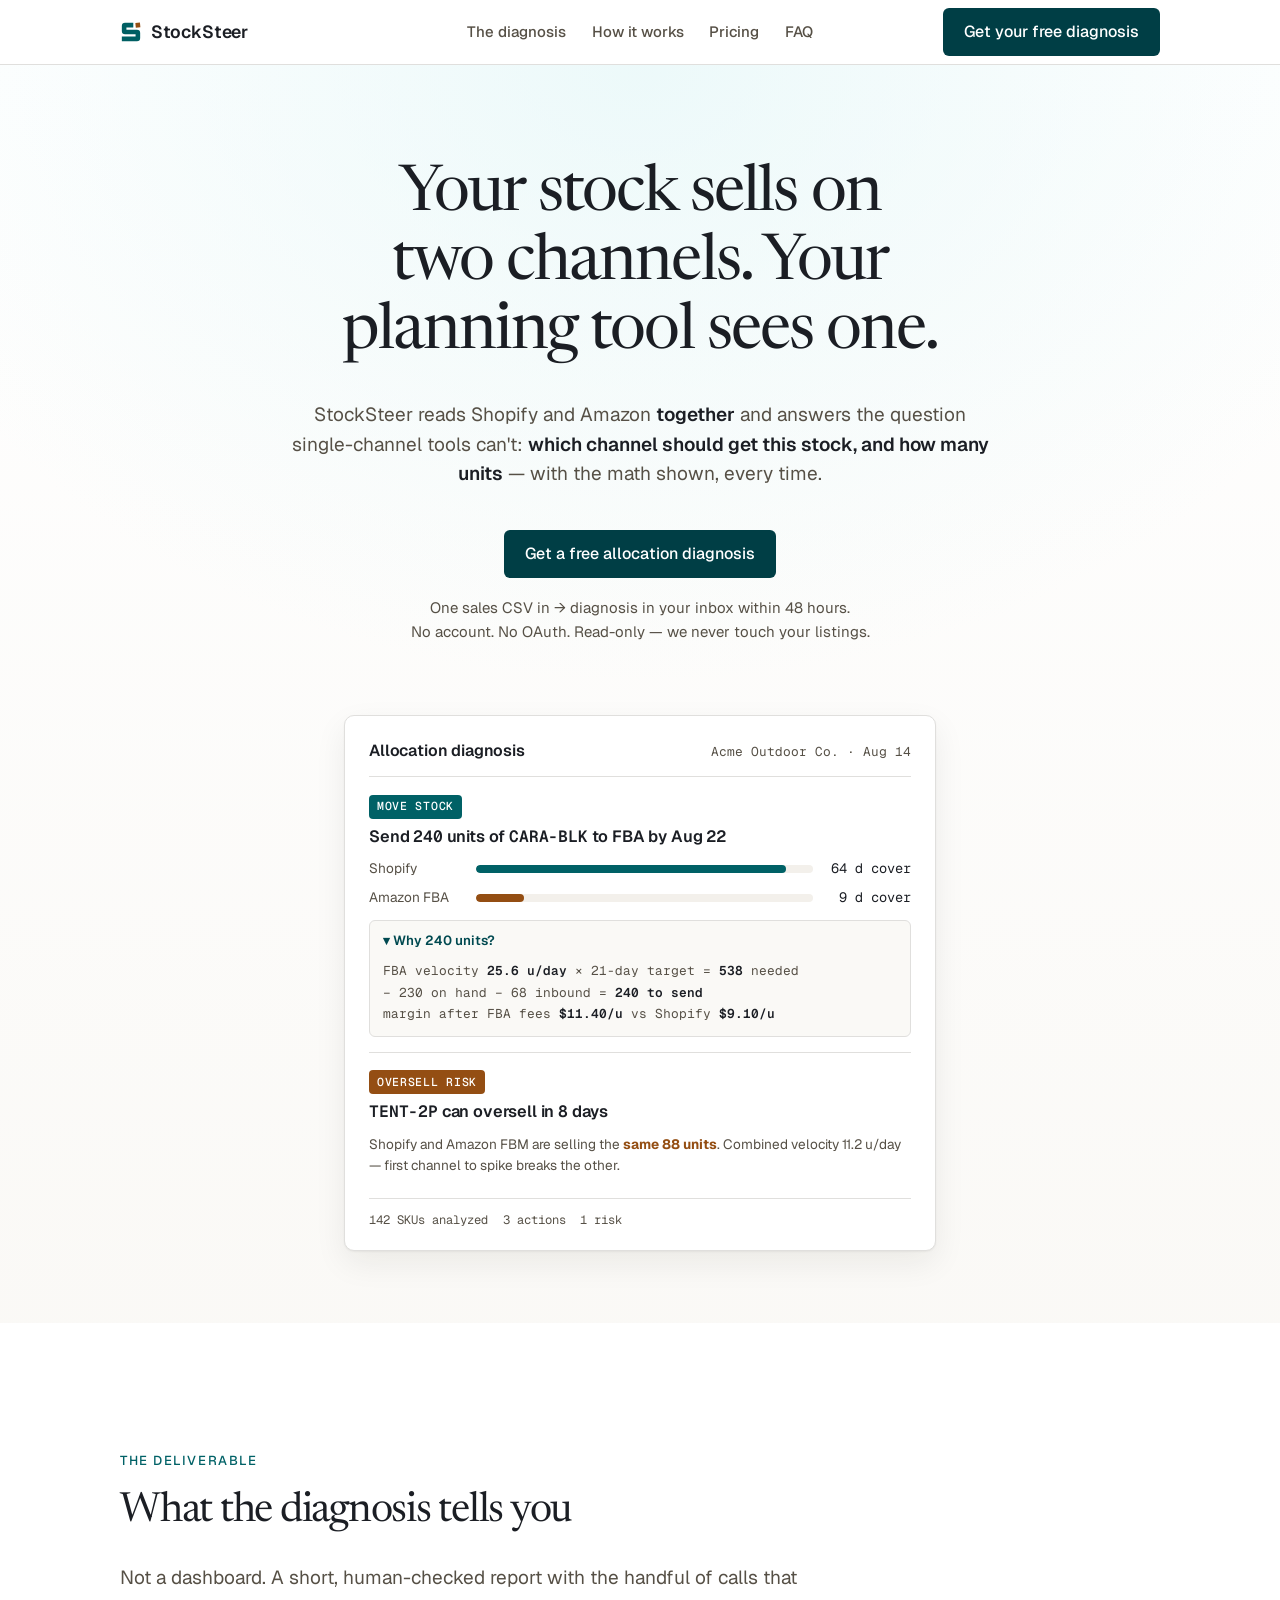
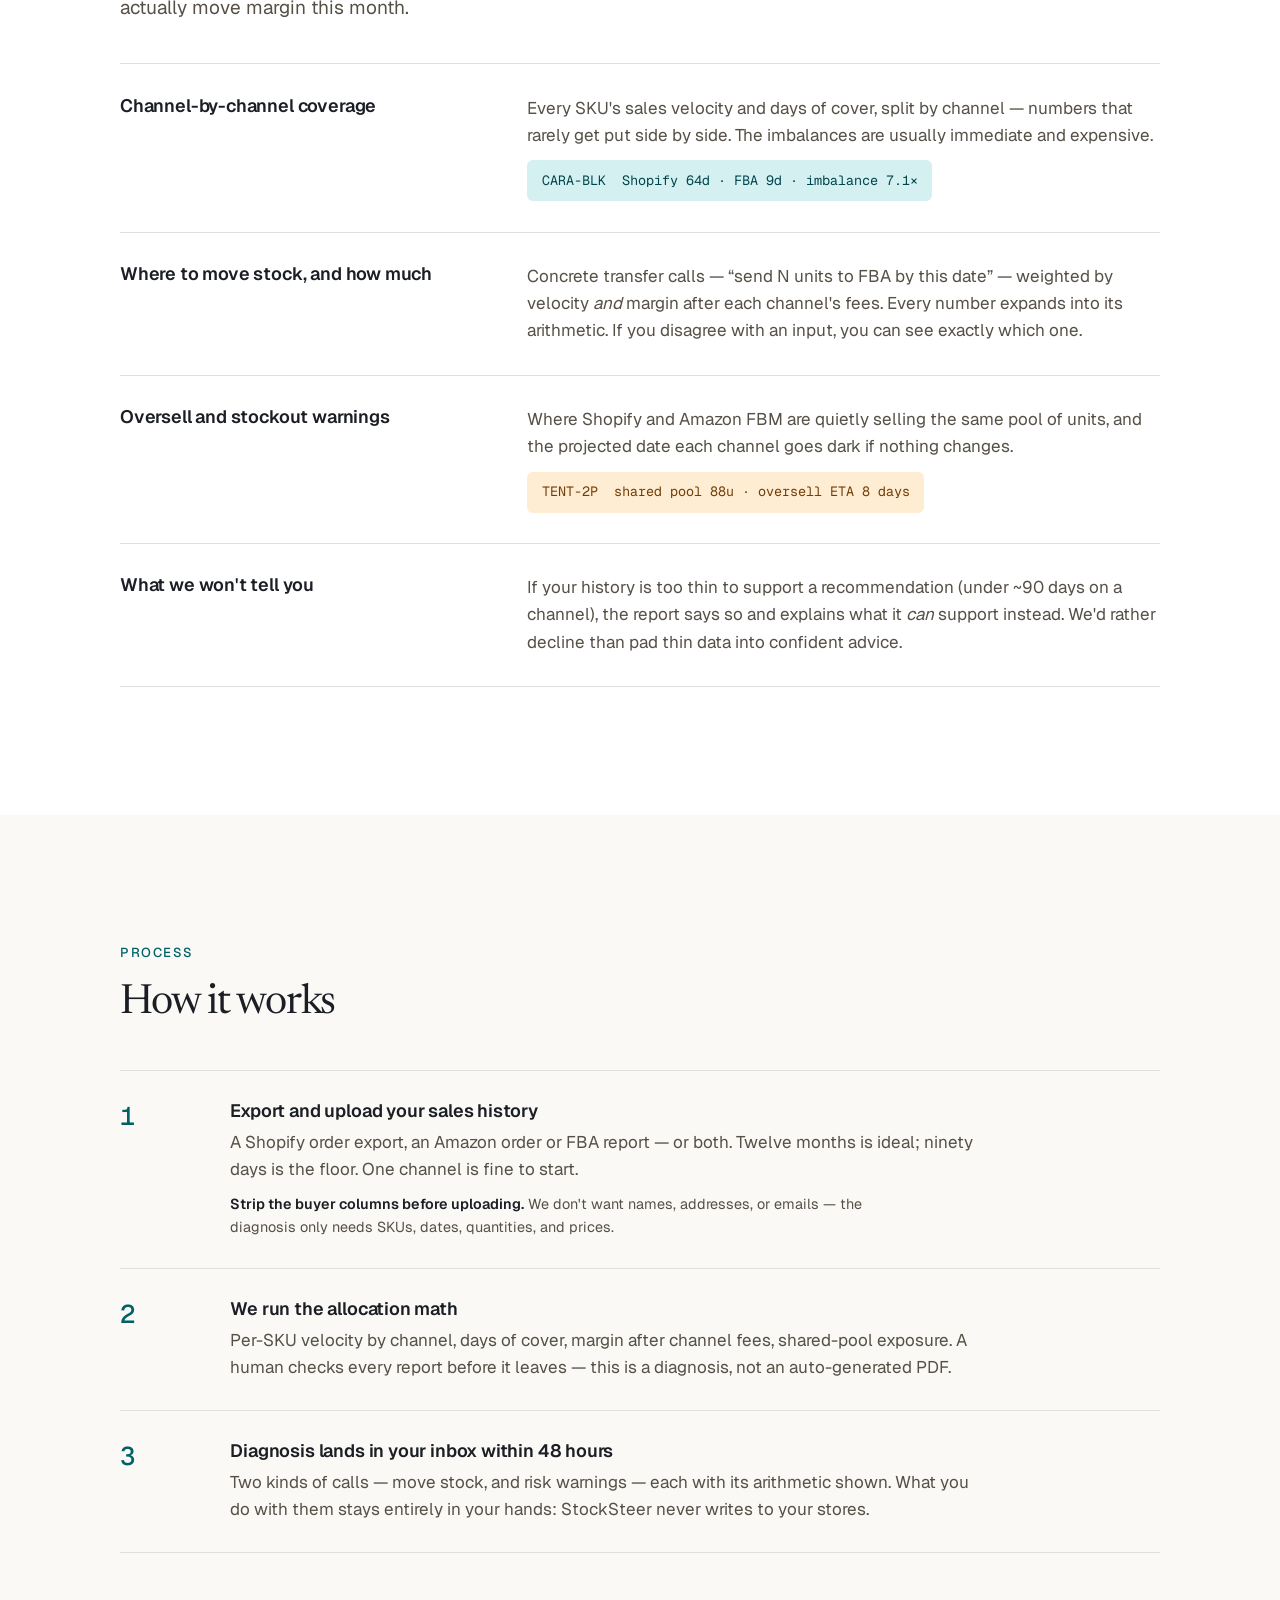
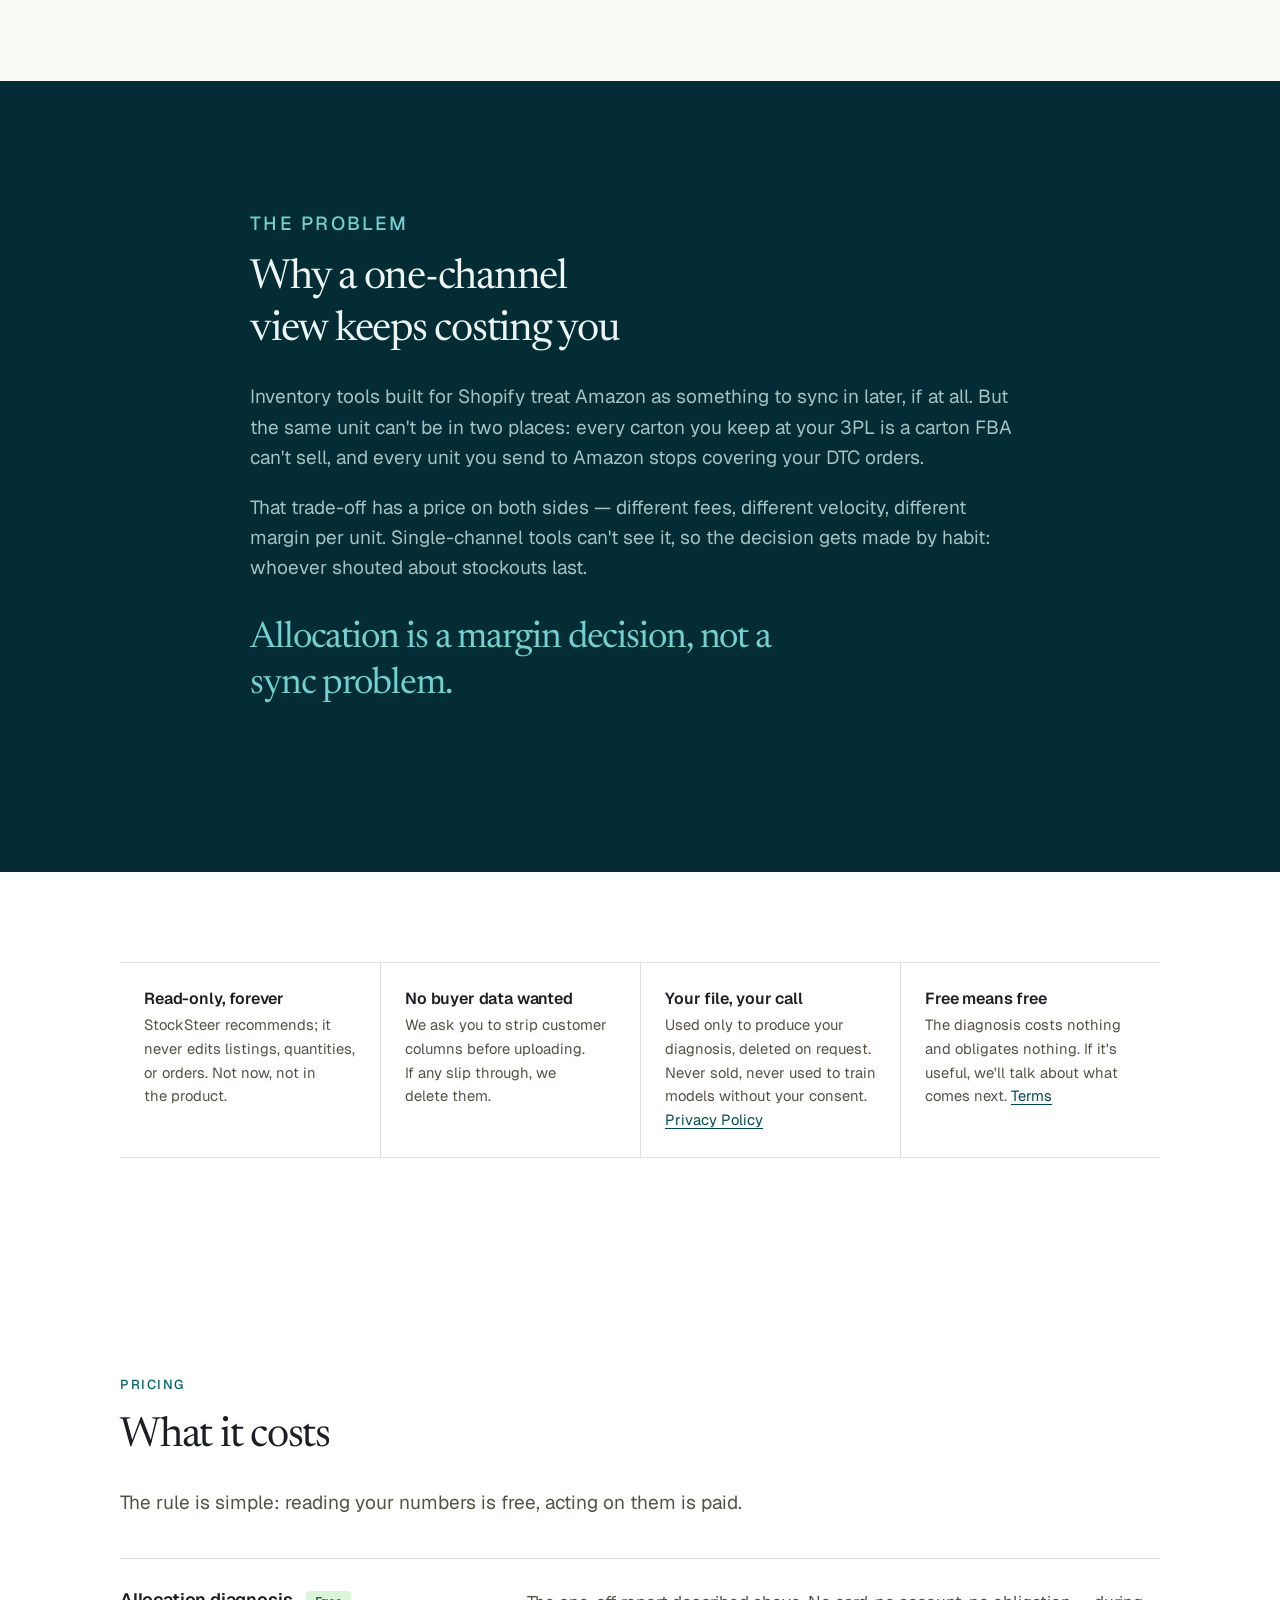
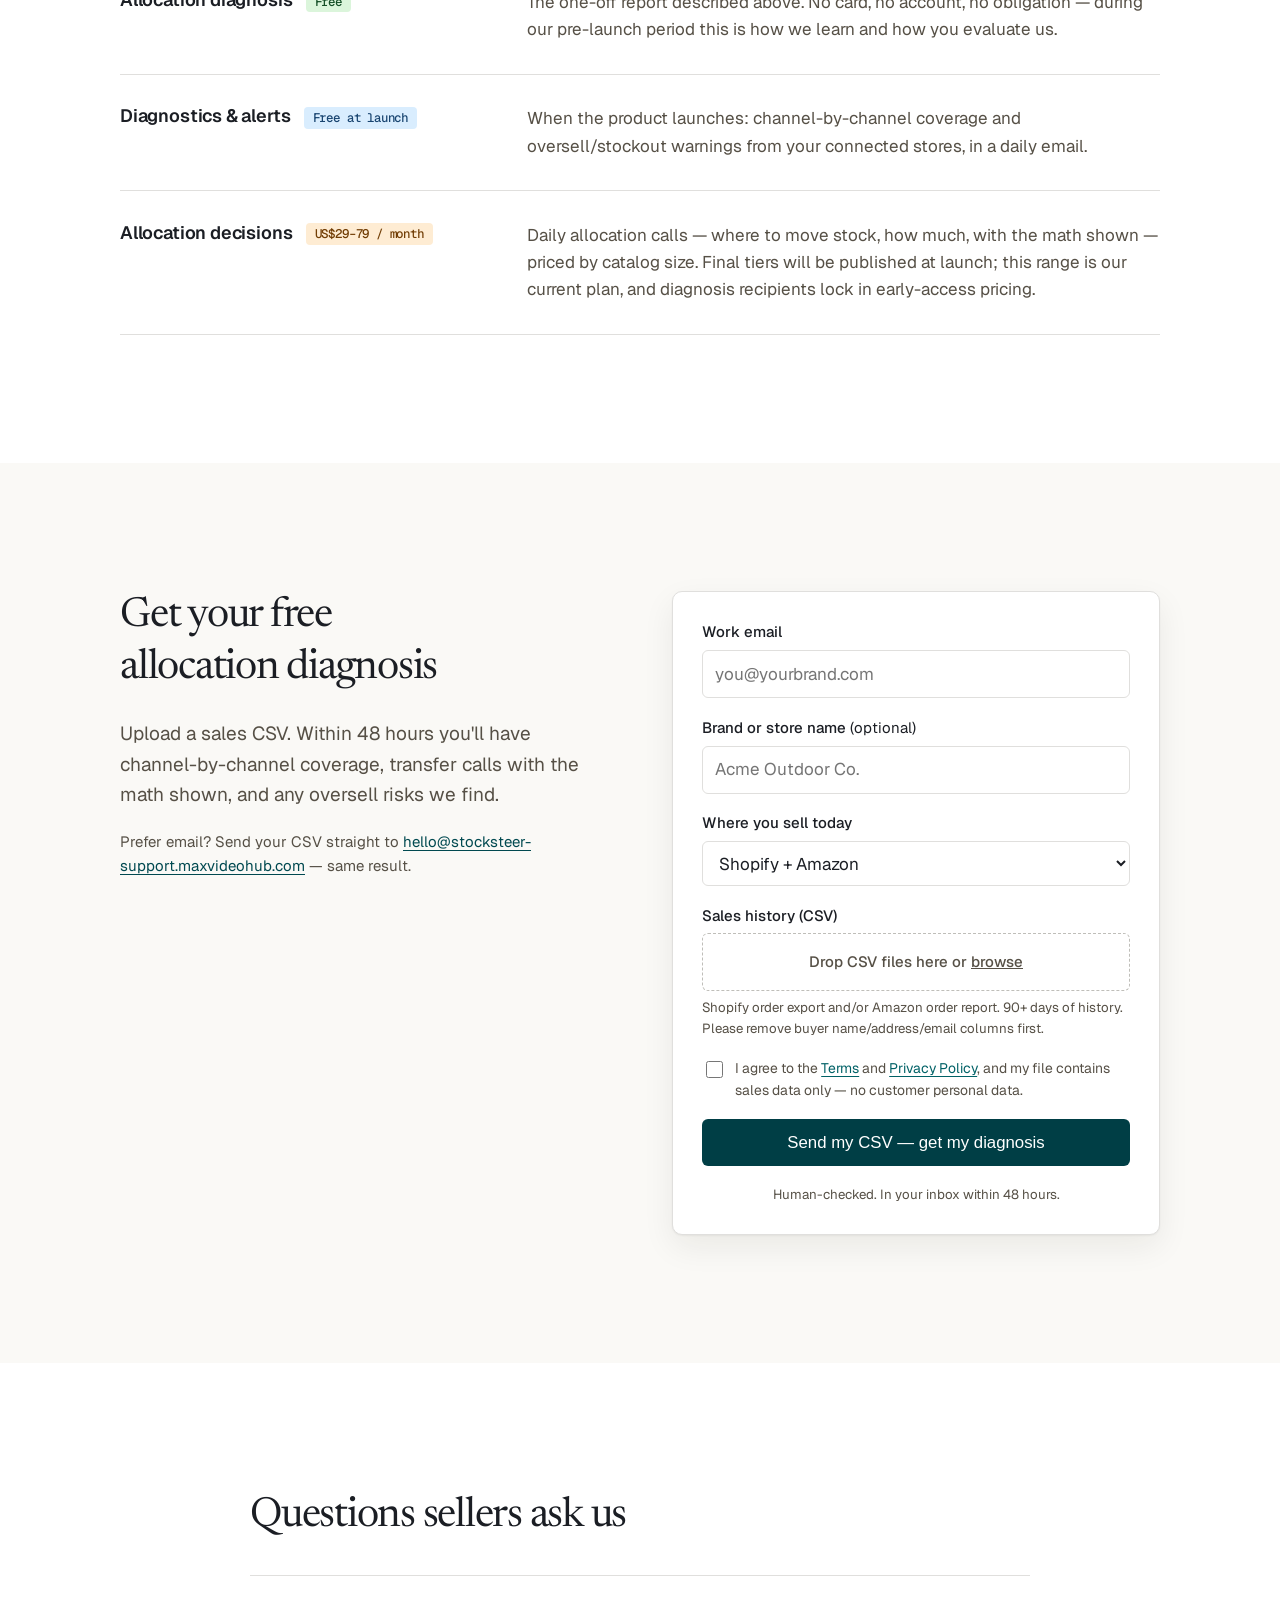
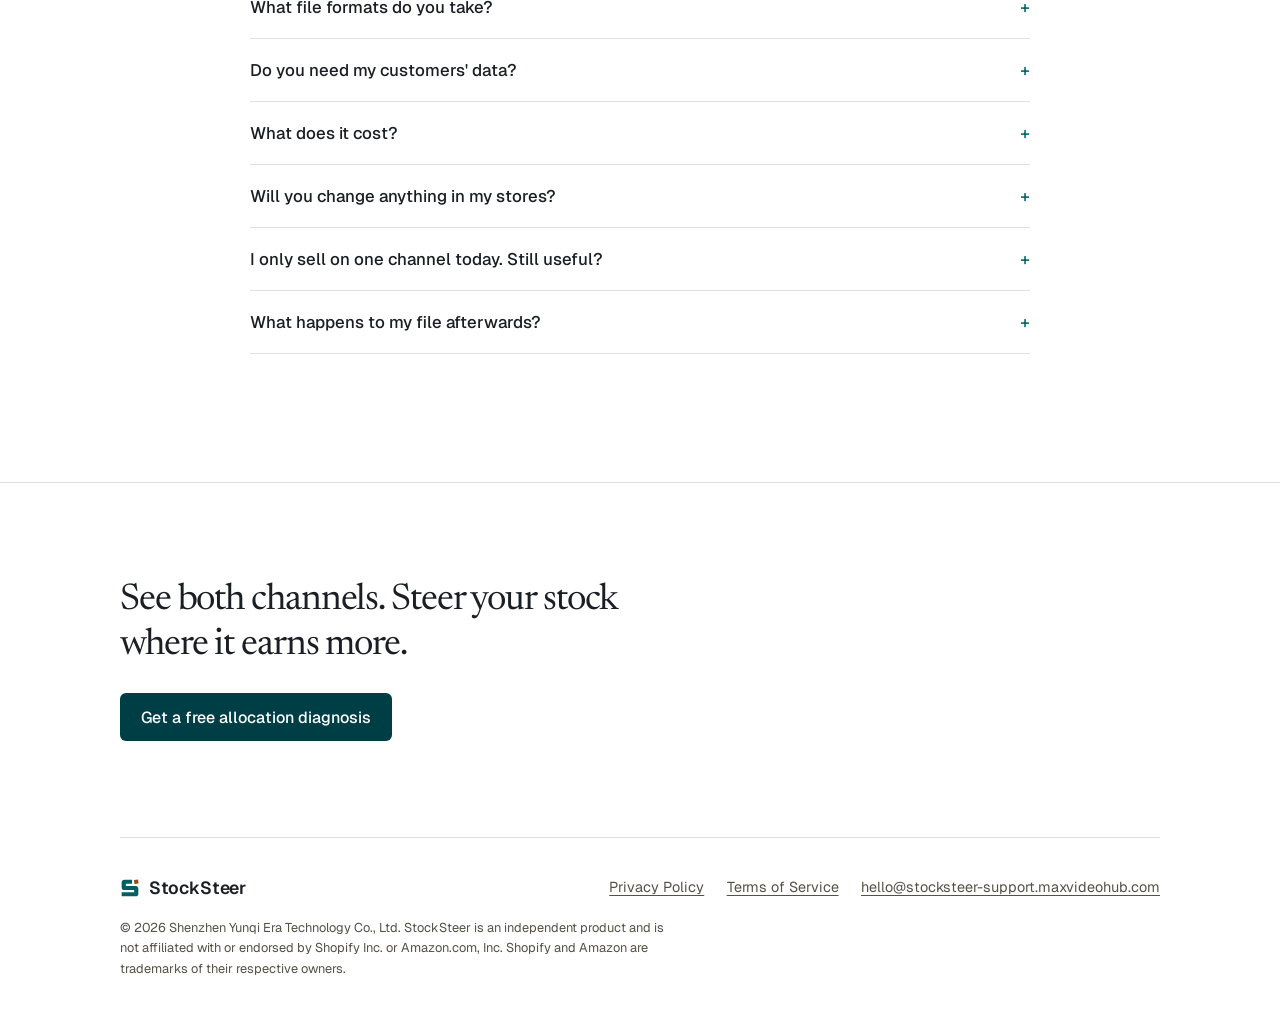
<file: index.html>
<!DOCTYPE html>
<html lang="en">
<head>
<meta charset="UTF-8">
<meta name="viewport" content="width=device-width, initial-scale=1.0">
<title>StockSteer — See both channels. Steer your stock where it earns more.</title>
<meta name="description" content="StockSteer reads your Shopify and Amazon numbers together and tells you which channel should get how many units — with the math shown. Upload one sales CSV, get a free allocation diagnosis.">
<link rel="canonical" href="https://stocksteer.maxvideohub.com/">
<meta property="og:type" content="website">
<meta property="og:site_name" content="StockSteer">
<meta property="og:url" content="https://stocksteer.maxvideohub.com/">
<meta property="og:title" content="StockSteer — See both channels. Steer your stock where it earns more.">
<meta property="og:description" content="Reads your Shopify and Amazon numbers together and tells you which channel should get how many units — with the math shown. One sales CSV in, a free allocation diagnosis back within 48 hours.">
<meta property="og:image" content="https://stocksteer.maxvideohub.com/og-image.png">
<meta property="og:image:width" content="1200">
<meta property="og:image:height" content="630">
<meta property="og:image:alt" content="A StockSteer allocation diagnosis: send 240 units of CARA-BLK to FBA by Aug 22 — Shopify at 64 days of cover, Amazon FBA at 9.">
<meta name="twitter:card" content="summary_large_image">
<link rel="icon" href="data:image/svg+xml,%3Csvg width=%2264%22 height=%2264%22 viewBox=%220 0 64 64%22 fill=%22none%22 xmlns=%22http://www.w3.org/2000/svg%22%3E%3Crect width=%2264%22 height=%2264%22 rx=%2214%22 fill=%22%230C333C%22/%3E%3Cg transform=%22translate%288 8%29%22%3E%3Cpath d=%22M11 4L29 4L29 14L14 14L14 19L37 19A7 7 0 0 1 44 26L44 37A7 7 0 0 1 37 44L4 44L4 34L34 34L34 29L11 29A7 7 0 0 1 4 22L4 11A7 7 0 0 1 11 4Z%22 fill=%22%23F3F8F9%22/%3E%3Crect x=%2234%22 y=%224%22 width=%2210%22 height=%2210%22 fill=%22%23D08440%22 transform=%22rotate%28-6 39 9%29%22/%3E%3C/g%3E%3C/svg%3E">
<link rel="preconnect" href="https://fonts.googleapis.com">
<link rel="preconnect" href="https://fonts.gstatic.com" crossorigin>
<link href="https://fonts.googleapis.com/css2?family=Newsreader:opsz,wght@6..72,400;6..72,500&family=Geist:wght@400;500;600&family=Geist+Mono:wght@400;500;600&display=swap" rel="stylesheet">
<link rel="stylesheet" href="styles.css">
</head>
<body>

<header class="nav nav-home">
  <div class="wrap">
    <a class="wordmark" href="/">
      <svg width="22" height="22" viewBox="0 0 48 48" fill="none" aria-hidden="true"><path d="M11 4L29 4L29 14L14 14L14 19L37 19A7 7 0 0 1 44 26L44 37A7 7 0 0 1 37 44L4 44L4 34L34 34L34 29L11 29A7 7 0 0 1 4 22L4 11A7 7 0 0 1 11 4Z" fill="oklch(0.44 0.075 200)"/><rect x="34" y="4" width="10" height="10" fill="oklch(0.50 0.115 55)" transform="rotate(-6 39 9)"/></svg>
      StockSteer
    </a>
    <nav class="nav-links" aria-label="Main">
      <a href="#diagnosis">The diagnosis</a>
      <a href="#how">How it works</a>
      <a href="#pricing">Pricing</a>
      <a href="#faq">FAQ</a>
    </nav>
    <a class="btn nav-cta" href="#get-diagnosis"><span class="cta-long">Get your free diagnosis</span><span class="cta-short">Free diagnosis</span></a>
  </div>
</header>

<main>

  <!-- Hero -->
  <section class="hero" aria-labelledby="hero-title">
    <div class="wrap">
      <div>
        <h1 id="hero-title">Your stock sells on two channels. Your planning tool sees one.</h1>
        <p class="lede">StockSteer reads Shopify and Amazon <strong>together</strong> and answers the question single-channel tools can't: <strong>which channel should get this stock, and how many units</strong> — with the math shown, every time.</p>
        <div class="hero-cta">
          <a class="btn" href="#get-diagnosis">Get a free allocation diagnosis</a>
        </div>
        <p class="hero-trust">One sales CSV in → diagnosis in your inbox within 48 hours.<br>No account. No OAuth. Read-only — we never touch your listings.</p>
      </div>

      <!-- Diagnosis specimen: the actual deliverable, shown -->
      <div class="specimen" id="specimen" aria-label="Sample allocation diagnosis">
        <div class="specimen-head">
          <span class="title">Allocation diagnosis</span>
          <span class="meta mono">Acme Outdoor Co. · Aug 14</span>
        </div>

        <article class="action-card">
          <span class="card-label">MOVE STOCK</span>
          <h3>Send <span class="mono">240</span> units of <span class="sku">CARA-BLK</span> to FBA by Aug 22</h3>
          <div class="cover-row">
            <span class="chan">Shopify</span>
            <span class="bar"><i style="width:92%"></i></span>
            <span class="days">64 d cover</span>
          </div>
          <div class="cover-row">
            <span class="chan">Amazon FBA</span>
            <span class="bar"><i class="low" style="width:14%"></i></span>
            <span class="days">9 d cover</span>
          </div>
          <details class="why" open>
            <summary>Why 240 units?</summary>
            <div class="math">
              FBA velocity <b>25.6 u/day</b> × 21-day target = <b>538</b> needed<br>
              − 230 on hand − 68 inbound = <b>240 to send</b><br>
              margin after FBA fees <b>$11.40/u</b> vs Shopify <b>$9.10/u</b>
            </div>
          </details>
        </article>

        <article class="action-card">
          <span class="card-label risk">OVERSELL RISK</span>
          <h3><span class="sku">TENT-2P</span> can oversell in <span class="mono">8</span> days</h3>
          <p class="risk-note">Shopify and Amazon FBM are selling the <b>same 88 units</b>. Combined velocity 11.2 u/day — first channel to spike breaks the other.</p>
        </article>

        <div class="specimen-foot">
          <span>142 SKUs analyzed</span>
          <span>3 actions</span>
          <span>1 risk</span>
        </div>
      </div>
    </div>
  </section>

  <!-- What's in the diagnosis -->
  <section id="diagnosis" aria-labelledby="diagnosis-title">
    <div class="wrap">
      <p class="eyebrow reveal">The deliverable</p>
      <h2 class="section-title reveal" id="diagnosis-title">What the diagnosis tells you</h2>
      <p class="section-intro reveal">Not a dashboard. A short, human-checked report with the handful of calls that actually move margin this month.</p>

      <div class="contents-list">
        <div class="content-row reveal">
          <h3>Channel-by-channel coverage</h3>
          <div>
            <p>Every SKU's sales velocity and days of cover, split by channel — numbers that rarely get put side by side. The imbalances are usually immediate and expensive.</p>
            <span class="example">CARA-BLK&nbsp;&nbsp;Shopify 64d&nbsp;·&nbsp;FBA 9d&nbsp;·&nbsp;imbalance 7.1×</span>
          </div>
        </div>
        <div class="content-row reveal">
          <h3>Where to move stock, and how much</h3>
          <div>
            <p>Concrete transfer calls — “send N units to FBA by this date” — weighted by velocity <em>and</em> margin after each channel's fees. Every number expands into its arithmetic. If you disagree with an input, you can see exactly which one.</p>
          </div>
        </div>
        <div class="content-row reveal">
          <h3>Oversell and stockout warnings</h3>
          <div>
            <p>Where Shopify and Amazon FBM are quietly selling the same pool of units, and the projected date each channel goes dark if nothing changes.</p>
            <span class="example example-risk">TENT-2P&nbsp;&nbsp;shared pool 88u&nbsp;·&nbsp;oversell ETA 8 days</span>
          </div>
        </div>
        <div class="content-row reveal">
          <h3>What we won't tell you</h3>
          <div>
            <p>If your history is too thin to support a recommendation (under ~90 days on a channel), the report says so and explains what it <em>can</em> support instead. We'd rather decline than pad thin data into confident advice.</p>
          </div>
        </div>
      </div>
    </div>
  </section>

  <!-- How it works -->
  <section id="how" class="band-cream" aria-labelledby="how-title">
    <div class="wrap">
      <p class="eyebrow reveal">Process</p>
      <h2 class="section-title reveal" id="how-title">How it works</h2>

      <div class="steps">
        <div class="step reveal">
          <span class="step-num" aria-hidden="true">1</span>
          <div>
            <h3>Export and upload your sales history</h3>
            <p>A Shopify order export, an Amazon order or FBA report — or both. Twelve months is ideal; ninety days is the floor. One channel is fine to start.</p>
            <p class="fine"><b>Strip the buyer columns before uploading.</b> We don't want names, addresses, or emails — the diagnosis only needs SKUs, dates, quantities, and prices.</p>
          </div>
        </div>
        <div class="step reveal">
          <span class="step-num" aria-hidden="true">2</span>
          <div>
            <h3>We run the allocation math</h3>
            <p>Per-SKU velocity by channel, days of cover, margin after channel fees, shared-pool exposure. A human checks every report before it leaves — this is a diagnosis, not an auto-generated PDF.</p>
          </div>
        </div>
        <div class="step reveal">
          <span class="step-num" aria-hidden="true">3</span>
          <div>
            <h3>Diagnosis lands in your inbox within 48 hours</h3>
            <p>Two kinds of calls — move stock, and risk warnings — each with its arithmetic shown. What you do with them stays entirely in your hands: StockSteer never writes to your stores.</p>
          </div>
        </div>
      </div>
    </div>
  </section>

  <!-- The argument -->
  <section class="argument" aria-labelledby="argument-title">
    <div class="wrap">
      <p class="eyebrow reveal">The problem</p>
      <h2 class="section-title reveal" id="argument-title">Why a one-channel view keeps costing you</h2>
      <p class="reveal">Inventory tools built for Shopify treat Amazon as something to sync in later, if at all. But the same unit can't be in two places: every carton you keep at your 3PL is a carton FBA can't sell, and every unit you send to Amazon stops covering your DTC orders.</p>
      <p class="reveal">That trade-off has a price on both sides — different fees, different velocity, different margin per unit. Single-channel tools can't see it, so the decision gets made by habit: whoever shouted about stockouts last.</p>
      <p class="kicker-line reveal">Allocation is a margin decision, not a sync problem.</p>
    </div>
  </section>

  <!-- Promises -->
  <section class="promises" aria-label="Data promises">
    <div class="wrap">
      <div class="promise-strip reveal">
        <div class="promise">
          <h3>Read-only, forever</h3>
          <p>StockSteer recommends; it never edits listings, quantities, or orders. Not now, not in the product.</p>
        </div>
        <div class="promise">
          <h3>No buyer data wanted</h3>
          <p>We ask you to strip customer columns before uploading. If any slip through, we delete them.</p>
        </div>
        <div class="promise">
          <h3>Your file, your call</h3>
          <p>Used only to produce your diagnosis, deleted on request. Never sold, never used to train models without your consent. <a href="privacy.html">Privacy Policy</a></p>
        </div>
        <div class="promise">
          <h3>Free means free</h3>
          <p>The diagnosis costs nothing and obligates nothing. If it's useful, we'll talk about what comes next. <a href="terms.html">Terms</a></p>
        </div>
      </div>
    </div>
  </section>

  <!-- Pricing -->
  <section id="pricing" aria-labelledby="pricing-title">
    <div class="wrap">
      <p class="eyebrow reveal">Pricing</p>
      <h2 class="section-title reveal" id="pricing-title">What it costs</h2>
      <p class="section-intro reveal">The rule is simple: reading your numbers is free, acting on them is paid.</p>

      <div class="contents-list">
        <div class="content-row reveal">
          <h3>Allocation diagnosis <span class="price-tag price-free">Free</span></h3>
          <div>
            <p>The one-off report described above. No card, no account, no obligation — during our pre-launch period this is how we learn and how you evaluate us.</p>
          </div>
        </div>
        <div class="content-row reveal">
          <h3>Diagnostics &amp; alerts <span class="price-tag price-launch">Free at launch</span></h3>
          <div>
            <p>When the product launches: channel-by-channel coverage and oversell/stockout warnings from your connected stores, in a daily email.</p>
          </div>
        </div>
        <div class="content-row reveal">
          <h3>Allocation decisions <span class="price-tag price-paid">US$29–79 / month</span></h3>
          <div>
            <p>Daily allocation calls — where to move stock, how much, with the math shown — priced by catalog size. Final tiers will be published at launch; this range is our current plan, and diagnosis recipients lock in early-access pricing.</p>
          </div>
        </div>
      </div>
    </div>
  </section>

  <!-- CTA + form -->
  <section class="cta" id="get-diagnosis" aria-labelledby="cta-title">
    <div class="wrap">
      <div>
        <h2 id="cta-title">Get your free allocation diagnosis</h2>
        <p class="section-intro">Upload a sales CSV. Within 48 hours you'll have channel-by-channel coverage, transfer calls with the math shown, and any oversell risks we find.</p>
        <p class="alt-channel">Prefer email? Send your CSV straight to <a href="mailto:hello@stocksteer-support.maxvideohub.com?subject=Allocation%20diagnosis%20request">hello@stocksteer-support.maxvideohub.com</a> — same result.</p>
      </div>

      <form class="form" id="diagnosis-form" novalidate>
        <div class="field">
          <label for="email">Work email</label>
          <input type="email" id="email" name="email" required autocomplete="email" placeholder="you@yourbrand.com">
        </div>
        <div class="field">
          <label for="store">Brand or store name <span style="font-weight:400">(optional)</span></label>
          <input type="text" id="store" name="store" autocomplete="organization" placeholder="Acme Outdoor Co.">
        </div>
        <div class="field">
          <label for="channels">Where you sell today</label>
          <select id="channels" name="channels" required>
            <option value="both">Shopify + Amazon</option>
            <option value="shopify">Shopify only</option>
            <option value="amazon">Amazon only</option>
          </select>
        </div>
        <div class="field">
          <label for="csv">Sales history (CSV)</label>
          <label class="file-drop" id="file-drop" for="csv">
            <input type="file" id="csv" name="csv" accept=".csv,.tsv,.txt,.xlsx" multiple>
            <span class="drop-text">Drop CSV files here or <u>browse</u></span>
            <span class="picked" hidden></span>
          </label>
          <span class="hint">Shopify order export and/or Amazon order report. 90+ days of history. Please remove buyer name/address/email columns first.</span>
        </div>
        <label class="consent">
          <input type="checkbox" id="consent" name="consent" required>
          <span>I agree to the <a href="terms.html">Terms</a> and <a href="privacy.html">Privacy Policy</a>, and my file contains sales data only — no customer personal data.</span>
        </label>
        <button class="btn" type="submit"><span class="cta-long">Send my CSV — get my diagnosis</span><span class="cta-short">Send my CSV</span></button>
        <p class="form-status" id="form-status" role="status"></p>
        <p class="form-note">Human-checked. In your inbox within 48 hours.</p>
      </form>
    </div>
  </section>

  <!-- FAQ -->
  <section class="faq" id="faq" aria-labelledby="faq-title">
    <div class="wrap">
      <h2 class="section-title" id="faq-title">Questions sellers ask us</h2>

      <details class="faq-item">
        <summary>What file formats do you take?</summary>
        <div class="answer"><p>Shopify's order export CSV and Amazon's order/FBA reports (CSV or tab-delimited) work as-is. Anything with SKU, date, quantity, and price per row is usable — from any system. If you're unsure, send what you have and we'll tell you if it's enough.</p></div>
      </details>
      <details class="faq-item">
        <summary>Do you need my customers' data?</summary>
        <div class="answer"><p>No, and we'd rather not have it. Please remove buyer names, addresses, and emails before uploading. The diagnosis runs entirely on SKUs, dates, quantities, and prices. If personal data slips through anyway, we delete it.</p></div>
      </details>
      <details class="faq-item">
        <summary>What does it cost?</summary>
        <div class="answer"><p>The diagnosis is free, with no obligation. The ongoing product — daily email reports with allocation calls and risk warnings, fed live from your Shopify and Amazon accounts — launches with a free diagnostics tier and a paid decisions tier, currently planned at US$29–79/month by catalog size. Diagnosis recipients get first access and early-access pricing.</p></div>
      </details>
      <details class="faq-item">
        <summary>Will you change anything in my stores?</summary>
        <div class="answer"><p>Never. StockSteer is advisory and read-only by design — for the diagnosis we don't even connect to your stores, we just read the file you send. The launched product connects with read-only permissions and keeps the same rule: it recommends, you decide.</p></div>
      </details>
      <details class="faq-item">
        <summary>I only sell on one channel today. Still useful?</summary>
        <div class="answer"><p>Yes, with reduced scope: you'll get velocity, coverage, and stockout ETAs for that channel. If you're planning to add Amazon (or DTC), the diagnosis will also show what your current numbers suggest about splitting stock when you do.</p></div>
      </details>
      <details class="faq-item">
        <summary>What happens to my file afterwards?</summary>
        <div class="answer"><p>It's used to produce your diagnosis and for the follow-up conversation with you, then deleted on request — one email is enough. We never sell it and never use it to train models without your explicit consent. Details in the <a href="privacy.html">Privacy Policy</a>.</p></div>
      </details>
    </div>
  </section>

</main>

<footer>
  <div class="wrap">
    <div class="foot-statement">
      <p class="foot-line">See both channels. Steer your stock where it earns more.</p>
      <a class="btn" href="#get-diagnosis">Get a free allocation diagnosis</a>
    </div>
    <div class="foot-meta">
      <a class="wordmark" href="/">
        <svg width="20" height="20" viewBox="0 0 48 48" fill="none" aria-hidden="true"><path d="M11 4L29 4L29 14L14 14L14 19L37 19A7 7 0 0 1 44 26L44 37A7 7 0 0 1 37 44L4 44L4 34L34 34L34 29L11 29A7 7 0 0 1 4 22L4 11A7 7 0 0 1 11 4Z" fill="oklch(0.44 0.075 200)"/><rect x="34" y="4" width="10" height="10" fill="oklch(0.50 0.115 55)" transform="rotate(-6 39 9)"/></svg>
        StockSteer
      </a>
      <nav aria-label="Legal">
        <a href="privacy.html">Privacy Policy</a>
        <a href="terms.html">Terms of Service</a>
        <a href="mailto:hello@stocksteer-support.maxvideohub.com">hello@stocksteer-support.maxvideohub.com</a>
      </nav>
      <p class="legal-note">© 2026 Shenzhen Yunqi Era Technology Co., Ltd. StockSteer is an independent product and is not affiliated with or endorsed by Shopify Inc. or Amazon.com, Inc. Shopify and Amazon are trademarks of their respective owners.</p>
    </div>
  </div>
</footer>

<script src="main.js"></script>
</body>
</html>
</file>
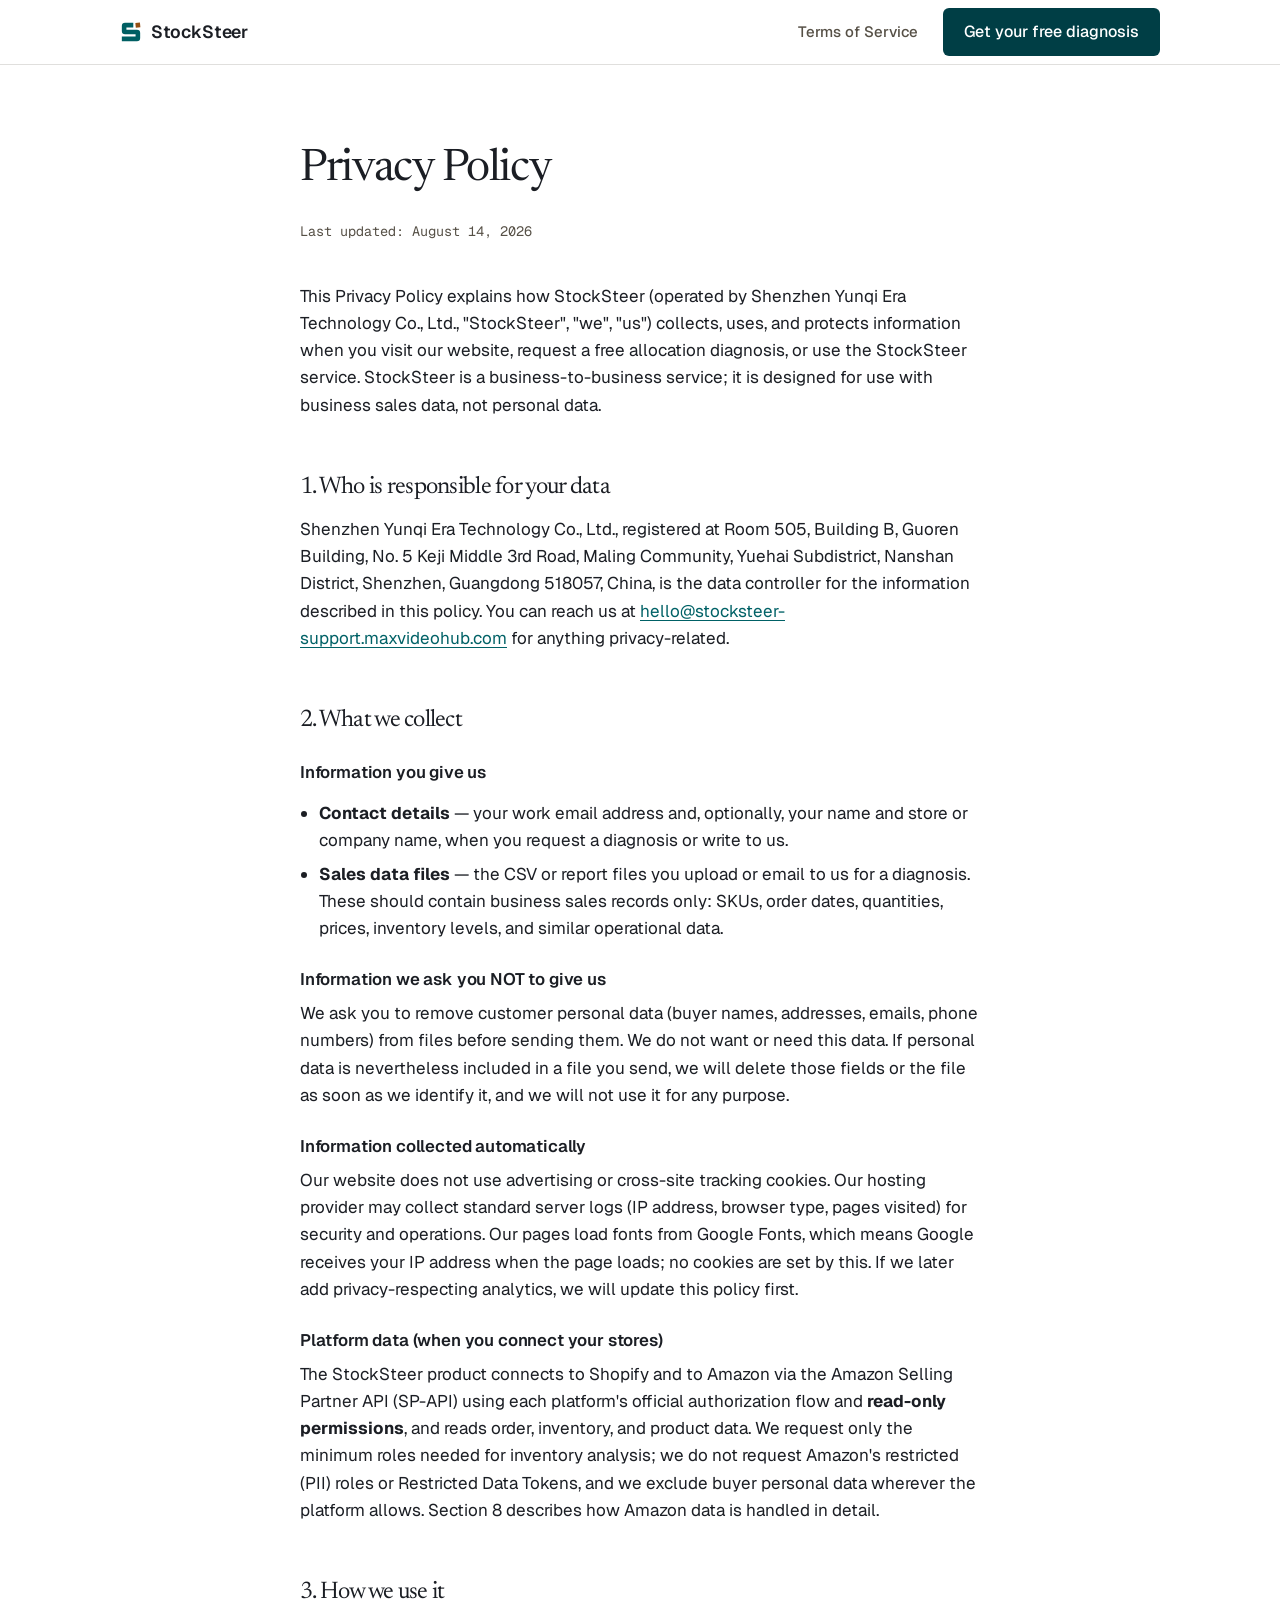
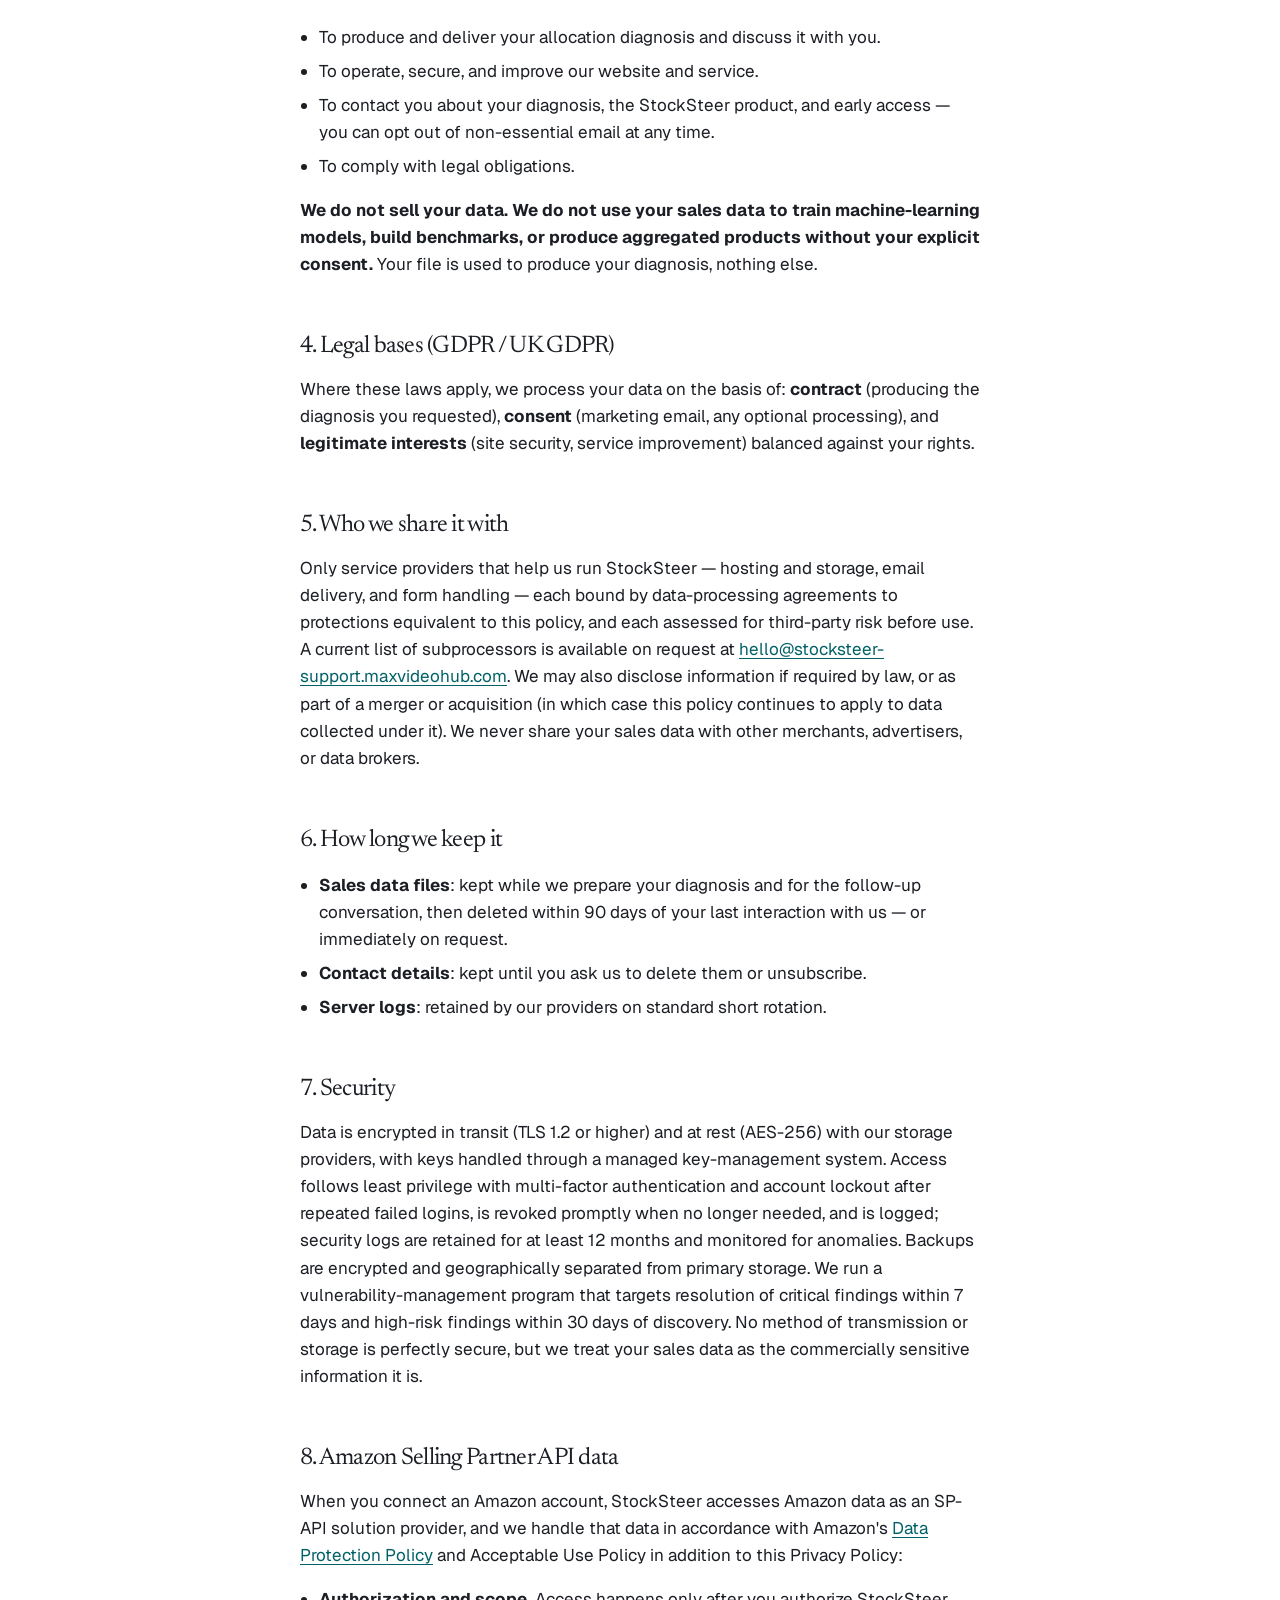
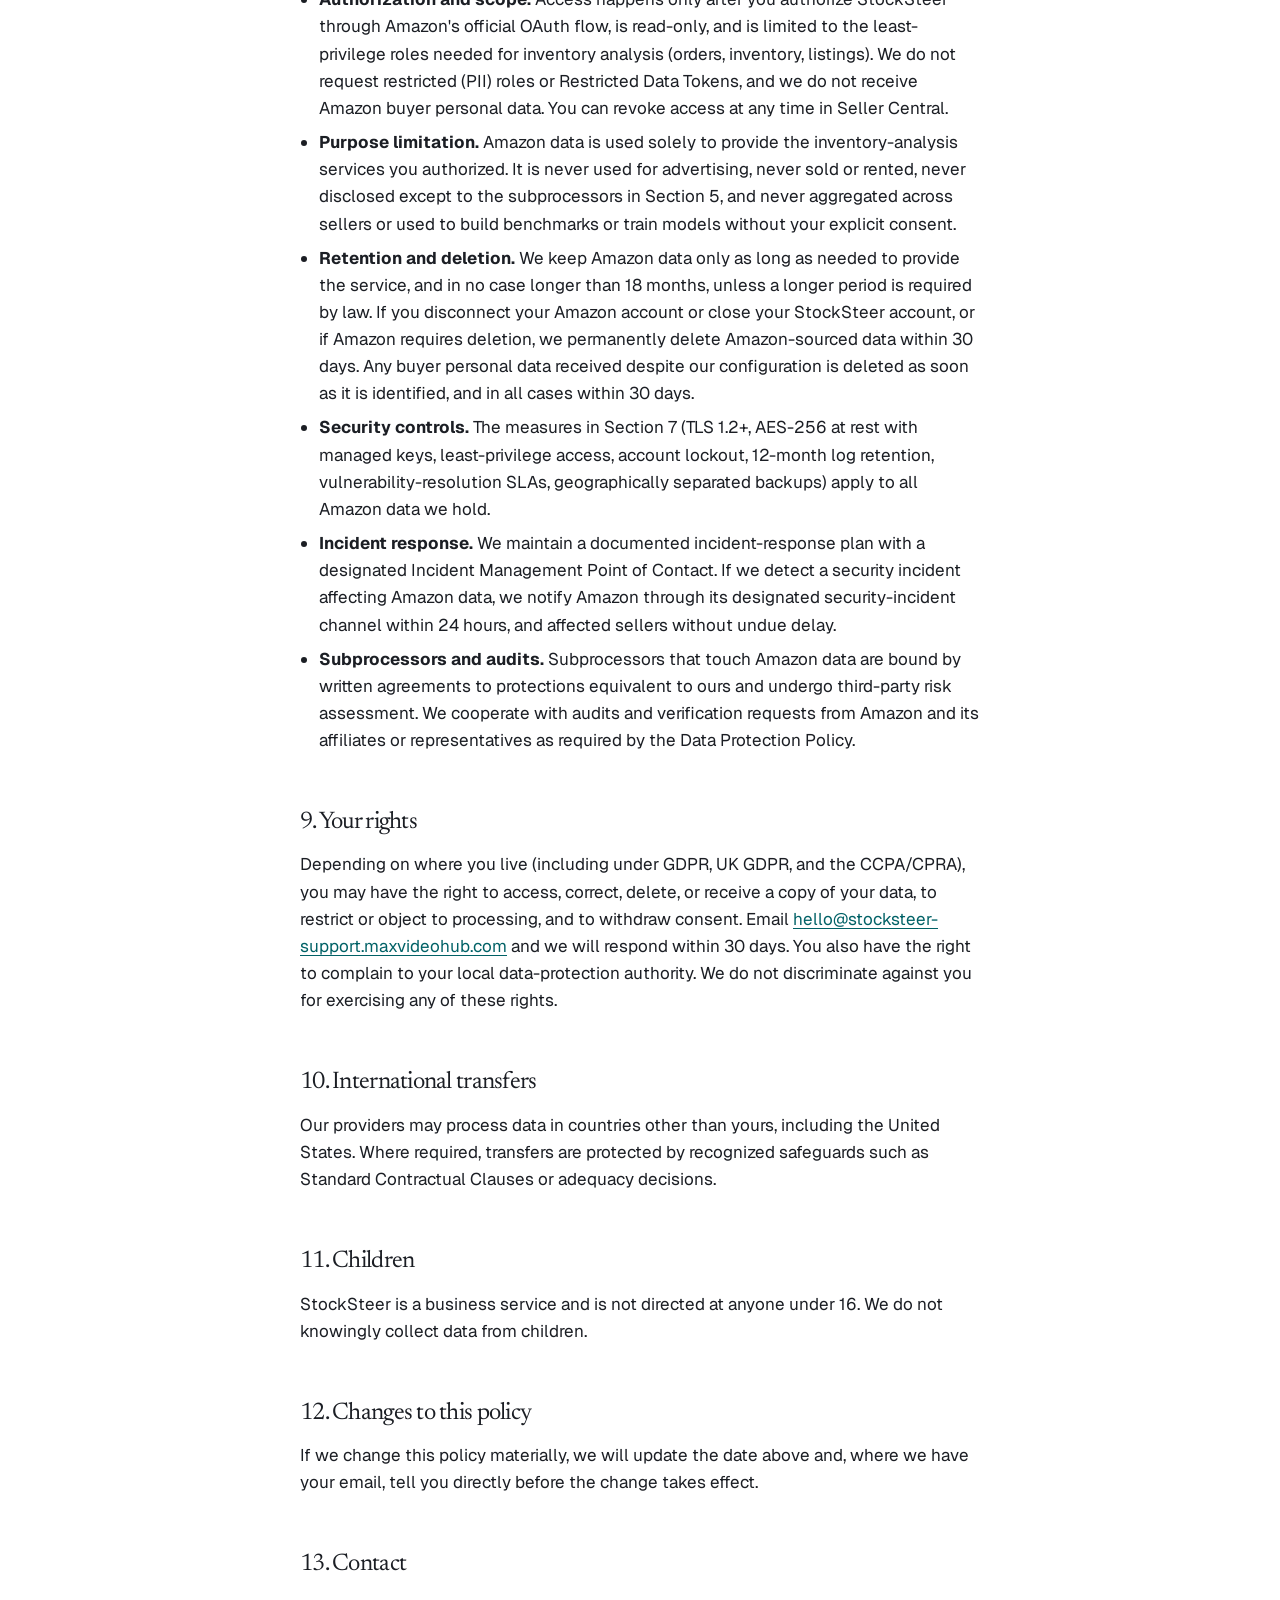
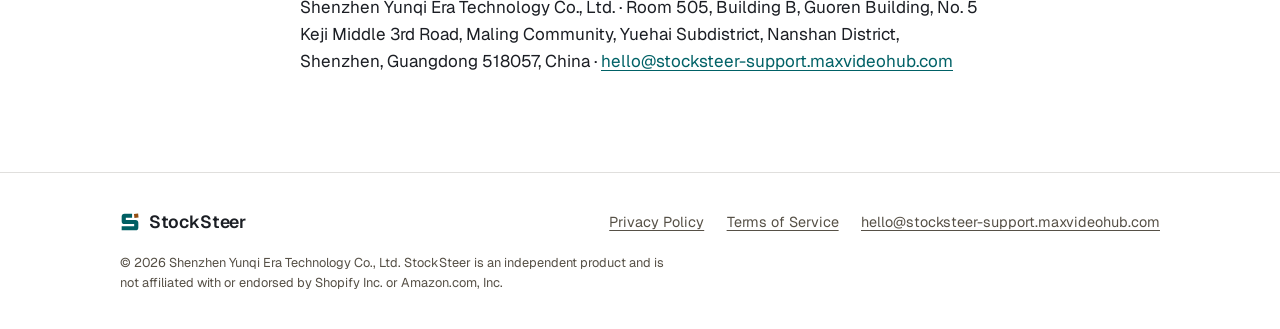
<file: privacy.html>
<!DOCTYPE html>
<html lang="en">
<head>
<meta charset="UTF-8">
<meta name="viewport" content="width=device-width, initial-scale=1.0">
<title>Privacy Policy — StockSteer</title>
<meta name="description" content="How StockSteer collects, uses, and protects your data.">
<link rel="icon" href="data:image/svg+xml,%3Csvg width=%2264%22 height=%2264%22 viewBox=%220 0 64 64%22 fill=%22none%22 xmlns=%22http://www.w3.org/2000/svg%22%3E%3Crect width=%2264%22 height=%2264%22 rx=%2214%22 fill=%22%230C333C%22/%3E%3Cg transform=%22translate%288 8%29%22%3E%3Cpath d=%22M11 4L29 4L29 14L14 14L14 19L37 19A7 7 0 0 1 44 26L44 37A7 7 0 0 1 37 44L4 44L4 34L34 34L34 29L11 29A7 7 0 0 1 4 22L4 11A7 7 0 0 1 11 4Z%22 fill=%22%23F3F8F9%22/%3E%3Crect x=%2234%22 y=%224%22 width=%2210%22 height=%2210%22 fill=%22%23D08440%22 transform=%22rotate%28-6 39 9%29%22/%3E%3C/g%3E%3C/svg%3E">
<link rel="preconnect" href="https://fonts.googleapis.com">
<link rel="preconnect" href="https://fonts.gstatic.com" crossorigin>
<link href="https://fonts.googleapis.com/css2?family=Newsreader:opsz,wght@6..72,400;6..72,500&family=Geist:wght@400;500;600&family=Geist+Mono:wght@400;500;600&display=swap" rel="stylesheet">
<link rel="stylesheet" href="styles.css">
</head>
<body>

<header class="nav">
  <div class="wrap">
    <a class="wordmark" href="index.html">
      <svg width="22" height="22" viewBox="0 0 48 48" fill="none" aria-hidden="true"><path d="M11 4L29 4L29 14L14 14L14 19L37 19A7 7 0 0 1 44 26L44 37A7 7 0 0 1 37 44L4 44L4 34L34 34L34 29L11 29A7 7 0 0 1 4 22L4 11A7 7 0 0 1 11 4Z" fill="oklch(0.44 0.075 200)"/><rect x="34" y="4" width="10" height="10" fill="oklch(0.50 0.115 55)" transform="rotate(-6 39 9)"/></svg>
      StockSteer
    </a>
    <nav class="nav-links" aria-label="Main">
      <a href="terms.html">Terms of Service</a>
      <a class="btn" href="index.html#get-diagnosis"><span class="cta-long">Get your free diagnosis</span><span class="cta-short">Free diagnosis</span></a>
    </nav>
  </div>
</header>

<main class="legal-main">
  <div class="wrap">
    <h1>Privacy Policy</h1>
    <p class="updated">Last updated: August 14, 2026</p>

    <p>This Privacy Policy explains how StockSteer (operated by Shenzhen Yunqi Era Technology Co., Ltd., "StockSteer", "we", "us") collects, uses, and protects information when you visit our website, request a free allocation diagnosis, or use the StockSteer service. StockSteer is a business-to-business service; it is designed for use with business sales data, not personal data.</p>

    <h2>1. Who is responsible for your data</h2>
    <p>Shenzhen Yunqi Era Technology Co., Ltd., registered at Room 505, Building B, Guoren Building, No. 5 Keji Middle 3rd Road, Maling Community, Yuehai Subdistrict, Nanshan District, Shenzhen, Guangdong 518057, China, is the data controller for the information described in this policy. You can reach us at <a href="mailto:hello@stocksteer-support.maxvideohub.com">hello@stocksteer-support.maxvideohub.com</a> for anything privacy-related.</p>

    <h2>2. What we collect</h2>
    <h3>Information you give us</h3>
    <ul>
      <li><strong>Contact details</strong> — your work email address and, optionally, your name and store or company name, when you request a diagnosis or write to us.</li>
      <li><strong>Sales data files</strong> — the CSV or report files you upload or email to us for a diagnosis. These should contain business sales records only: SKUs, order dates, quantities, prices, inventory levels, and similar operational data.</li>
    </ul>
    <h3>Information we ask you NOT to give us</h3>
    <p>We ask you to remove customer personal data (buyer names, addresses, emails, phone numbers) from files before sending them. We do not want or need this data. If personal data is nevertheless included in a file you send, we will delete those fields or the file as soon as we identify it, and we will not use it for any purpose.</p>
    <h3>Information collected automatically</h3>
    <p>Our website does not use advertising or cross-site tracking cookies. Our hosting provider may collect standard server logs (IP address, browser type, pages visited) for security and operations. Our pages load fonts from Google Fonts, which means Google receives your IP address when the page loads; no cookies are set by this. If we later add privacy-respecting analytics, we will update this policy first.</p>
    <h3>Platform data (when you connect your stores)</h3>
    <p>The StockSteer product connects to Shopify and to Amazon via the Amazon Selling Partner API (SP-API) using each platform's official authorization flow and <strong>read-only permissions</strong>, and reads order, inventory, and product data. We request only the minimum roles needed for inventory analysis; we do not request Amazon's restricted (PII) roles or Restricted Data Tokens, and we exclude buyer personal data wherever the platform allows. Section 8 describes how Amazon data is handled in detail.</p>

    <h2>3. How we use it</h2>
    <ul>
      <li>To produce and deliver your allocation diagnosis and discuss it with you.</li>
      <li>To operate, secure, and improve our website and service.</li>
      <li>To contact you about your diagnosis, the StockSteer product, and early access — you can opt out of non-essential email at any time.</li>
      <li>To comply with legal obligations.</li>
    </ul>
    <p><strong>We do not sell your data. We do not use your sales data to train machine-learning models, build benchmarks, or produce aggregated products without your explicit consent.</strong> Your file is used to produce your diagnosis, nothing else.</p>

    <h2>4. Legal bases (GDPR / UK GDPR)</h2>
    <p>Where these laws apply, we process your data on the basis of: <strong>contract</strong> (producing the diagnosis you requested), <strong>consent</strong> (marketing email, any optional processing), and <strong>legitimate interests</strong> (site security, service improvement) balanced against your rights.</p>

    <h2>5. Who we share it with</h2>
    <p>Only service providers that help us run StockSteer — hosting and storage, email delivery, and form handling — each bound by data-processing agreements to protections equivalent to this policy, and each assessed for third-party risk before use. A current list of subprocessors is available on request at <a href="mailto:hello@stocksteer-support.maxvideohub.com">hello@stocksteer-support.maxvideohub.com</a>. We may also disclose information if required by law, or as part of a merger or acquisition (in which case this policy continues to apply to data collected under it). We never share your sales data with other merchants, advertisers, or data brokers.</p>

    <h2>6. How long we keep it</h2>
    <ul>
      <li><strong>Sales data files</strong>: kept while we prepare your diagnosis and for the follow-up conversation, then deleted within 90 days of your last interaction with us — or immediately on request.</li>
      <li><strong>Contact details</strong>: kept until you ask us to delete them or unsubscribe.</li>
      <li><strong>Server logs</strong>: retained by our providers on standard short rotation.</li>
    </ul>

    <h2>7. Security</h2>
    <p>Data is encrypted in transit (TLS 1.2 or higher) and at rest (AES-256) with our storage providers, with keys handled through a managed key-management system. Access follows least privilege with multi-factor authentication and account lockout after repeated failed logins, is revoked promptly when no longer needed, and is logged; security logs are retained for at least 12 months and monitored for anomalies. Backups are encrypted and geographically separated from primary storage. We run a vulnerability-management program that targets resolution of critical findings within 7 days and high-risk findings within 30 days of discovery. No method of transmission or storage is perfectly secure, but we treat your sales data as the commercially sensitive information it is.</p>

    <h2>8. Amazon Selling Partner API data</h2>
    <p>When you connect an Amazon account, StockSteer accesses Amazon data as an SP-API solution provider, and we handle that data in accordance with Amazon's <a href="https://sellercentral.amazon.com/mws/static/policy?documentType=DPP&amp;locale=en_US" rel="noopener">Data Protection Policy</a> and Acceptable Use Policy in addition to this Privacy Policy:</p>
    <ul>
      <li><strong>Authorization and scope.</strong> Access happens only after you authorize StockSteer through Amazon's official OAuth flow, is read-only, and is limited to the least-privilege roles needed for inventory analysis (orders, inventory, listings). We do not request restricted (PII) roles or Restricted Data Tokens, and we do not receive Amazon buyer personal data. You can revoke access at any time in Seller Central.</li>
      <li><strong>Purpose limitation.</strong> Amazon data is used solely to provide the inventory-analysis services you authorized. It is never used for advertising, never sold or rented, never disclosed except to the subprocessors in Section 5, and never aggregated across sellers or used to build benchmarks or train models without your explicit consent.</li>
      <li><strong>Retention and deletion.</strong> We keep Amazon data only as long as needed to provide the service, and in no case longer than 18 months, unless a longer period is required by law. If you disconnect your Amazon account or close your StockSteer account, or if Amazon requires deletion, we permanently delete Amazon-sourced data within 30 days. Any buyer personal data received despite our configuration is deleted as soon as it is identified, and in all cases within 30 days.</li>
      <li><strong>Security controls.</strong> The measures in Section 7 (TLS 1.2+, AES-256 at rest with managed keys, least-privilege access, account lockout, 12-month log retention, vulnerability-resolution SLAs, geographically separated backups) apply to all Amazon data we hold.</li>
      <li><strong>Incident response.</strong> We maintain a documented incident-response plan with a designated Incident Management Point of Contact. If we detect a security incident affecting Amazon data, we notify Amazon through its designated security-incident channel within 24 hours, and affected sellers without undue delay.</li>
      <li><strong>Subprocessors and audits.</strong> Subprocessors that touch Amazon data are bound by written agreements to protections equivalent to ours and undergo third-party risk assessment. We cooperate with audits and verification requests from Amazon and its affiliates or representatives as required by the Data Protection Policy.</li>
    </ul>

    <h2>9. Your rights</h2>
    <p>Depending on where you live (including under GDPR, UK GDPR, and the CCPA/CPRA), you may have the right to access, correct, delete, or receive a copy of your data, to restrict or object to processing, and to withdraw consent. Email <a href="mailto:hello@stocksteer-support.maxvideohub.com">hello@stocksteer-support.maxvideohub.com</a> and we will respond within 30 days. You also have the right to complain to your local data-protection authority. We do not discriminate against you for exercising any of these rights.</p>

    <h2>10. International transfers</h2>
    <p>Our providers may process data in countries other than yours, including the United States. Where required, transfers are protected by recognized safeguards such as Standard Contractual Clauses or adequacy decisions.</p>

    <h2>11. Children</h2>
    <p>StockSteer is a business service and is not directed at anyone under 16. We do not knowingly collect data from children.</p>

    <h2>12. Changes to this policy</h2>
    <p>If we change this policy materially, we will update the date above and, where we have your email, tell you directly before the change takes effect.</p>

    <h2>13. Contact</h2>
    <p>Shenzhen Yunqi Era Technology Co., Ltd. · Room 505, Building B, Guoren Building, No. 5 Keji Middle 3rd Road, Maling Community, Yuehai Subdistrict, Nanshan District, Shenzhen, Guangdong 518057, China · <a href="mailto:hello@stocksteer-support.maxvideohub.com">hello@stocksteer-support.maxvideohub.com</a></p>
  </div>
</main>

<footer>
  <div class="wrap">
    <a class="wordmark" href="index.html">
      <svg width="20" height="20" viewBox="0 0 48 48" fill="none" aria-hidden="true"><path d="M11 4L29 4L29 14L14 14L14 19L37 19A7 7 0 0 1 44 26L44 37A7 7 0 0 1 37 44L4 44L4 34L34 34L34 29L11 29A7 7 0 0 1 4 22L4 11A7 7 0 0 1 11 4Z" fill="oklch(0.44 0.075 200)"/><rect x="34" y="4" width="10" height="10" fill="oklch(0.50 0.115 55)" transform="rotate(-6 39 9)"/></svg>
      StockSteer
    </a>
    <nav aria-label="Legal">
      <a href="privacy.html">Privacy Policy</a>
      <a href="terms.html">Terms of Service</a>
      <a href="mailto:hello@stocksteer-support.maxvideohub.com">hello@stocksteer-support.maxvideohub.com</a>
    </nav>
    <p class="legal-note">© 2026 Shenzhen Yunqi Era Technology Co., Ltd. StockSteer is an independent product and is not affiliated with or endorsed by Shopify Inc. or Amazon.com, Inc.</p>
  </div>
</footer>

</body>
</html>
</file>
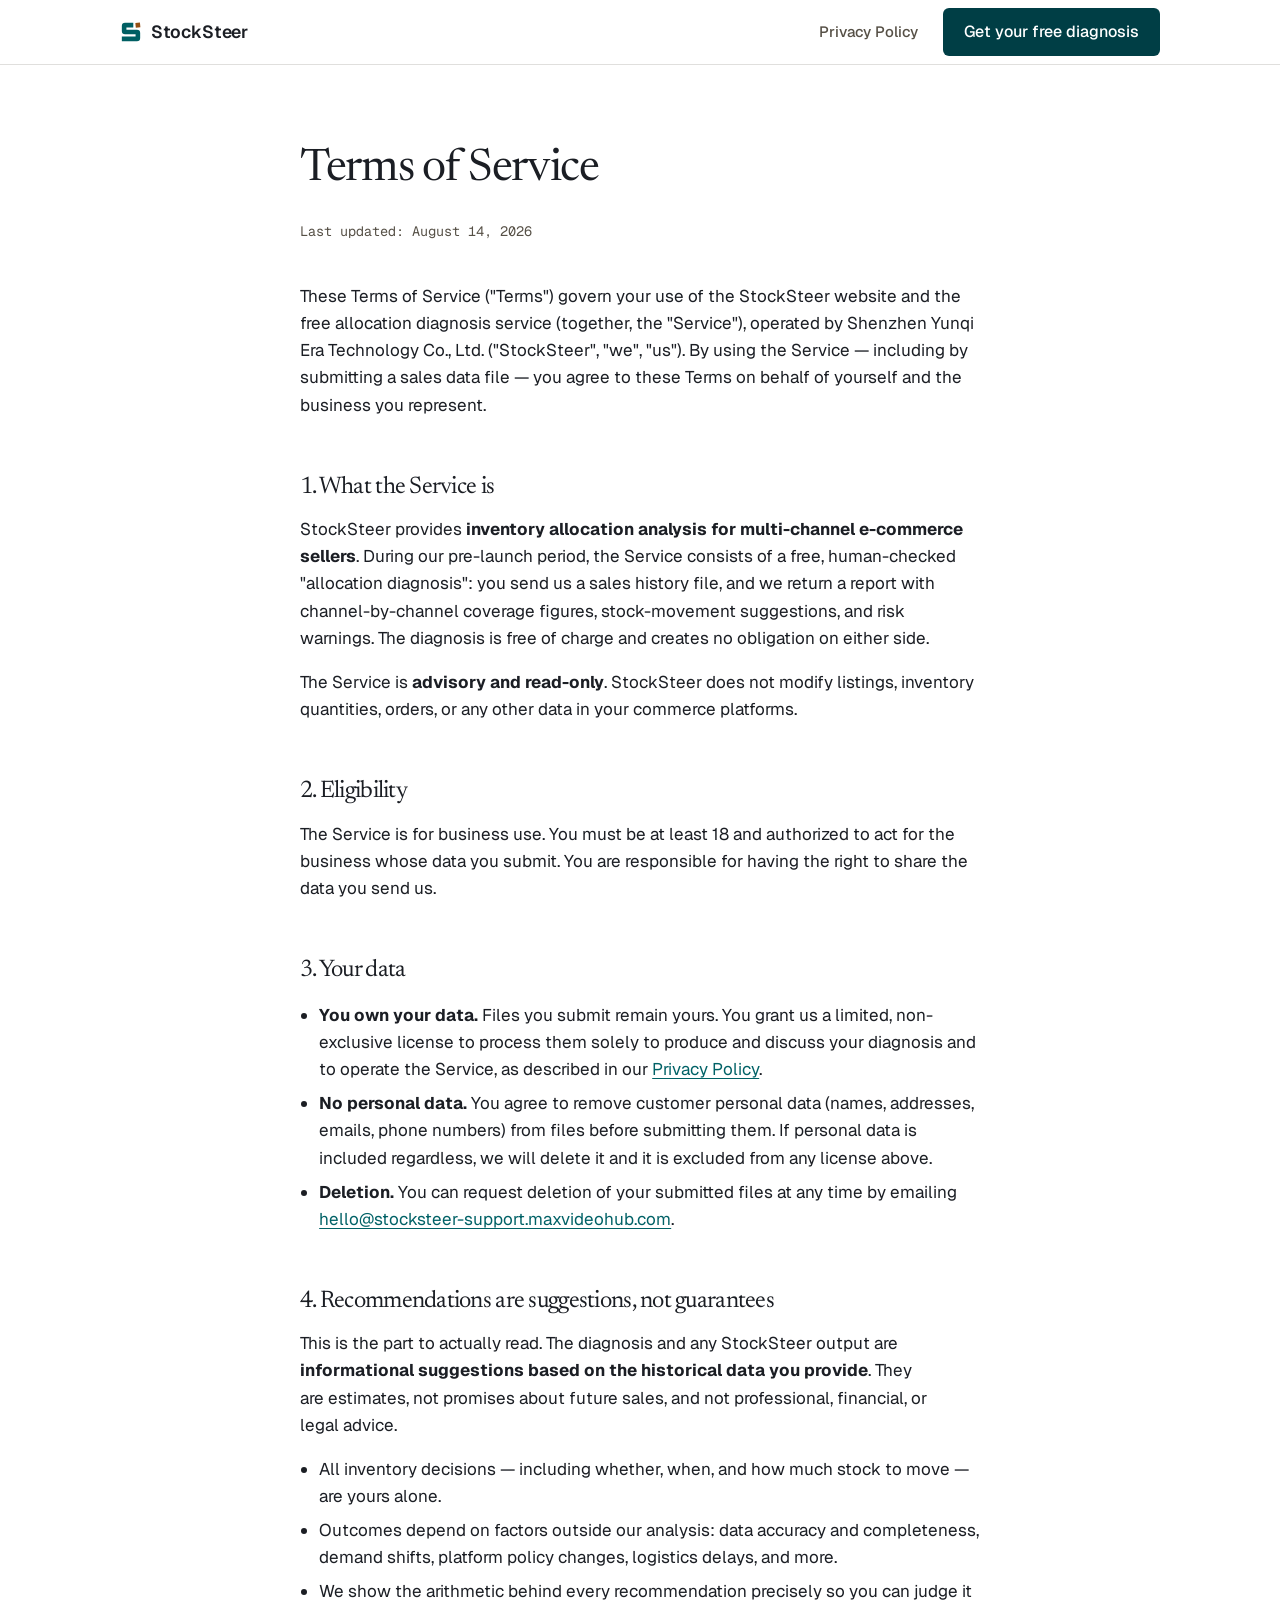
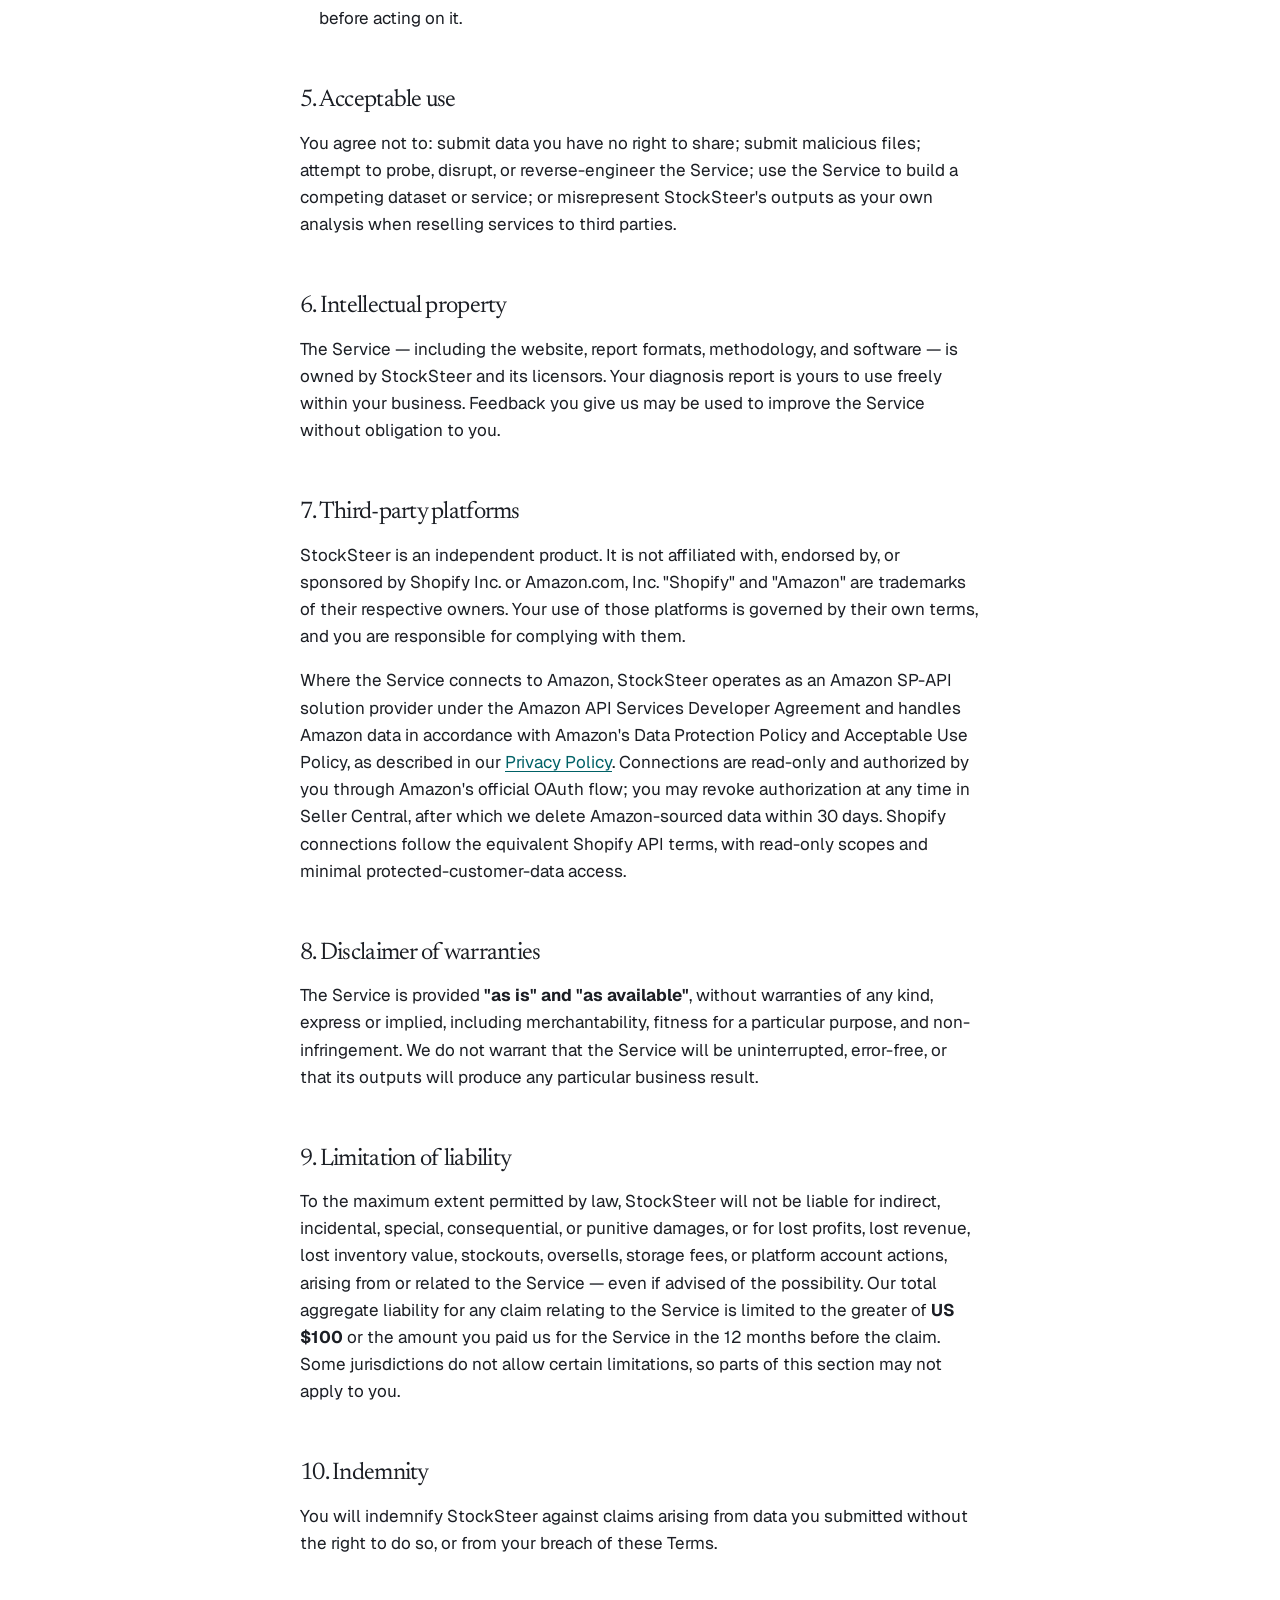
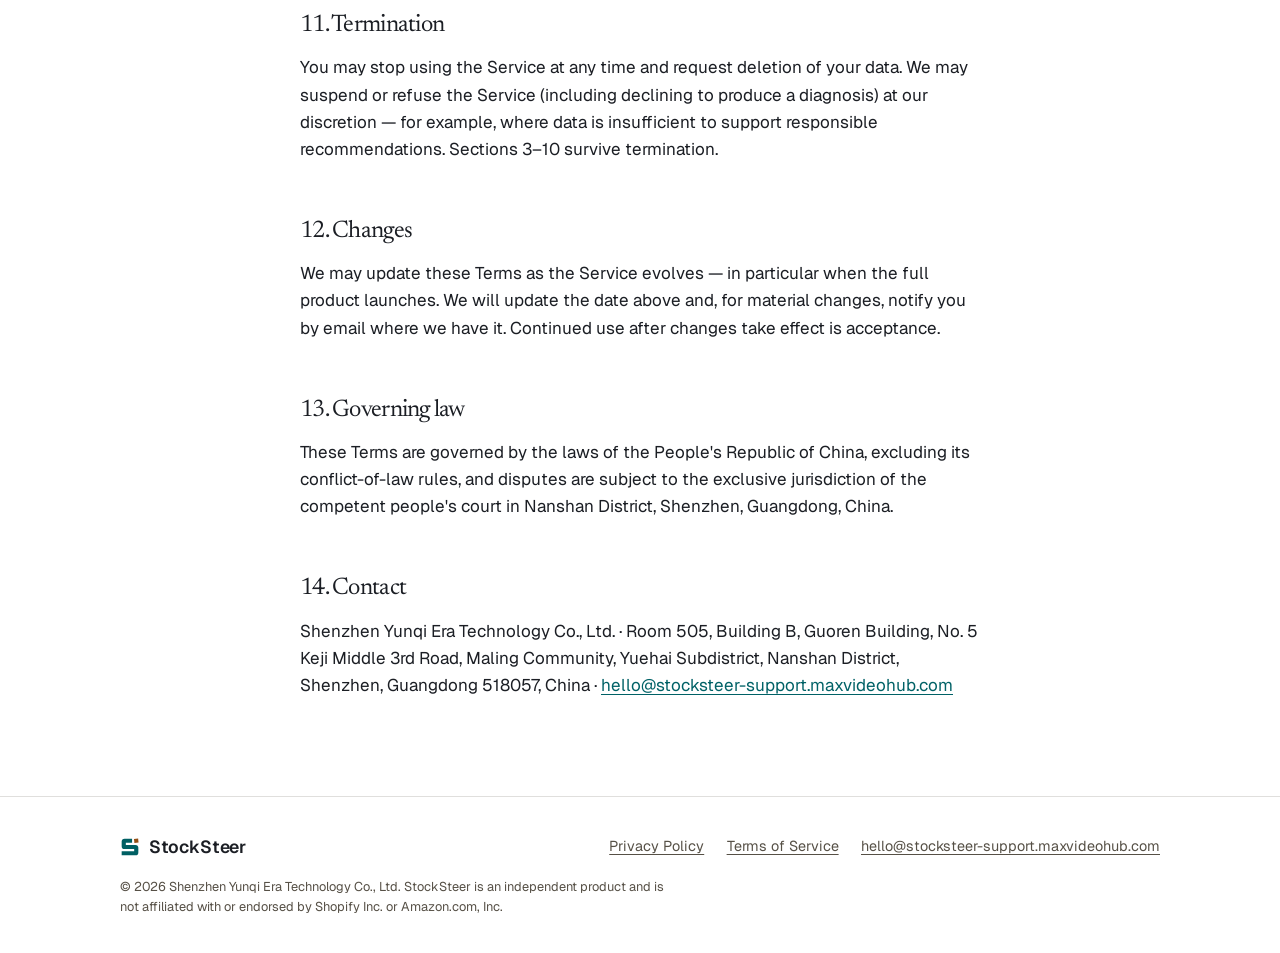
<file: terms.html>
<!DOCTYPE html>
<html lang="en">
<head>
<meta charset="UTF-8">
<meta name="viewport" content="width=device-width, initial-scale=1.0">
<title>Terms of Service — StockSteer</title>
<meta name="description" content="The terms that govern use of StockSteer's website and allocation diagnosis service.">
<link rel="icon" href="data:image/svg+xml,%3Csvg width=%2264%22 height=%2264%22 viewBox=%220 0 64 64%22 fill=%22none%22 xmlns=%22http://www.w3.org/2000/svg%22%3E%3Crect width=%2264%22 height=%2264%22 rx=%2214%22 fill=%22%230C333C%22/%3E%3Cg transform=%22translate%288 8%29%22%3E%3Cpath d=%22M11 4L29 4L29 14L14 14L14 19L37 19A7 7 0 0 1 44 26L44 37A7 7 0 0 1 37 44L4 44L4 34L34 34L34 29L11 29A7 7 0 0 1 4 22L4 11A7 7 0 0 1 11 4Z%22 fill=%22%23F3F8F9%22/%3E%3Crect x=%2234%22 y=%224%22 width=%2210%22 height=%2210%22 fill=%22%23D08440%22 transform=%22rotate%28-6 39 9%29%22/%3E%3C/g%3E%3C/svg%3E">
<link rel="preconnect" href="https://fonts.googleapis.com">
<link rel="preconnect" href="https://fonts.gstatic.com" crossorigin>
<link href="https://fonts.googleapis.com/css2?family=Newsreader:opsz,wght@6..72,400;6..72,500&family=Geist:wght@400;500;600&family=Geist+Mono:wght@400;500;600&display=swap" rel="stylesheet">
<link rel="stylesheet" href="styles.css">
</head>
<body>

<header class="nav">
  <div class="wrap">
    <a class="wordmark" href="index.html">
      <svg width="22" height="22" viewBox="0 0 48 48" fill="none" aria-hidden="true"><path d="M11 4L29 4L29 14L14 14L14 19L37 19A7 7 0 0 1 44 26L44 37A7 7 0 0 1 37 44L4 44L4 34L34 34L34 29L11 29A7 7 0 0 1 4 22L4 11A7 7 0 0 1 11 4Z" fill="oklch(0.44 0.075 200)"/><rect x="34" y="4" width="10" height="10" fill="oklch(0.50 0.115 55)" transform="rotate(-6 39 9)"/></svg>
      StockSteer
    </a>
    <nav class="nav-links" aria-label="Main">
      <a href="privacy.html">Privacy Policy</a>
      <a class="btn" href="index.html#get-diagnosis"><span class="cta-long">Get your free diagnosis</span><span class="cta-short">Free diagnosis</span></a>
    </nav>
  </div>
</header>

<main class="legal-main">
  <div class="wrap">
    <h1>Terms of Service</h1>
    <p class="updated">Last updated: August 14, 2026</p>

    <p>These Terms of Service ("Terms") govern your use of the StockSteer website and the free allocation diagnosis service (together, the "Service"), operated by Shenzhen Yunqi Era Technology Co., Ltd. ("StockSteer", "we", "us"). By using the Service — including by submitting a sales data file — you agree to these Terms on behalf of yourself and the business you represent.</p>

    <h2>1. What the Service is</h2>
    <p>StockSteer provides <strong>inventory allocation analysis for multi-channel e-commerce sellers</strong>. During our pre-launch period, the Service consists of a free, human-checked "allocation diagnosis": you send us a sales history file, and we return a report with channel-by-channel coverage figures, stock-movement suggestions, and risk warnings. The diagnosis is free of charge and creates no obligation on either side.</p>
    <p>The Service is <strong>advisory and read-only</strong>. StockSteer does not modify listings, inventory quantities, orders, or any other data in your commerce platforms.</p>

    <h2>2. Eligibility</h2>
    <p>The Service is for business use. You must be at least 18 and authorized to act for the business whose data you submit. You are responsible for having the right to share the data you send us.</p>

    <h2>3. Your data</h2>
    <ul>
      <li><strong>You own your data.</strong> Files you submit remain yours. You grant us a limited, non-exclusive license to process them solely to produce and discuss your diagnosis and to operate the Service, as described in our <a href="privacy.html">Privacy Policy</a>.</li>
      <li><strong>No personal data.</strong> You agree to remove customer personal data (names, addresses, emails, phone numbers) from files before submitting them. If personal data is included regardless, we will delete it and it is excluded from any license above.</li>
      <li><strong>Deletion.</strong> You can request deletion of your submitted files at any time by emailing <a href="mailto:hello@stocksteer-support.maxvideohub.com">hello@stocksteer-support.maxvideohub.com</a>.</li>
    </ul>

    <h2>4. Recommendations are suggestions, not guarantees</h2>
    <p>This is the part to actually read. The diagnosis and any StockSteer output are <strong>informational suggestions based on the historical data you provide</strong>. They are estimates, not promises about future sales, and not professional, financial, or legal advice.</p>
    <ul>
      <li>All inventory decisions — including whether, when, and how much stock to move — are yours alone.</li>
      <li>Outcomes depend on factors outside our analysis: data accuracy and completeness, demand shifts, platform policy changes, logistics delays, and more.</li>
      <li>We show the arithmetic behind every recommendation precisely so you can judge it before acting on it.</li>
    </ul>

    <h2>5. Acceptable use</h2>
    <p>You agree not to: submit data you have no right to share; submit malicious files; attempt to probe, disrupt, or reverse-engineer the Service; use the Service to build a competing dataset or service; or misrepresent StockSteer's outputs as your own analysis when reselling services to third parties.</p>

    <h2>6. Intellectual property</h2>
    <p>The Service — including the website, report formats, methodology, and software — is owned by StockSteer and its licensors. Your diagnosis report is yours to use freely within your business. Feedback you give us may be used to improve the Service without obligation to you.</p>

    <h2>7. Third-party platforms</h2>
    <p>StockSteer is an independent product. It is not affiliated with, endorsed by, or sponsored by Shopify Inc. or Amazon.com, Inc. "Shopify" and "Amazon" are trademarks of their respective owners. Your use of those platforms is governed by their own terms, and you are responsible for complying with them.</p>
    <p>Where the Service connects to Amazon, StockSteer operates as an Amazon SP-API solution provider under the Amazon API Services Developer Agreement and handles Amazon data in accordance with Amazon's Data Protection Policy and Acceptable Use Policy, as described in our <a href="privacy.html">Privacy Policy</a>. Connections are read-only and authorized by you through Amazon's official OAuth flow; you may revoke authorization at any time in Seller Central, after which we delete Amazon-sourced data within 30 days. Shopify connections follow the equivalent Shopify API terms, with read-only scopes and minimal protected-customer-data access.</p>

    <h2>8. Disclaimer of warranties</h2>
    <p>The Service is provided <strong>"as is" and "as available"</strong>, without warranties of any kind, express or implied, including merchantability, fitness for a particular purpose, and non-infringement. We do not warrant that the Service will be uninterrupted, error-free, or that its outputs will produce any particular business result.</p>

    <h2>9. Limitation of liability</h2>
    <p>To the maximum extent permitted by law, StockSteer will not be liable for indirect, incidental, special, consequential, or punitive damages, or for lost profits, lost revenue, lost inventory value, stockouts, oversells, storage fees, or platform account actions, arising from or related to the Service — even if advised of the possibility. Our total aggregate liability for any claim relating to the Service is limited to the greater of <strong>US $100</strong> or the amount you paid us for the Service in the 12 months before the claim. Some jurisdictions do not allow certain limitations, so parts of this section may not apply to you.</p>

    <h2>10. Indemnity</h2>
    <p>You will indemnify StockSteer against claims arising from data you submitted without the right to do so, or from your breach of these Terms.</p>

    <h2>11. Termination</h2>
    <p>You may stop using the Service at any time and request deletion of your data. We may suspend or refuse the Service (including declining to produce a diagnosis) at our discretion — for example, where data is insufficient to support responsible recommendations. Sections 3–10 survive termination.</p>

    <h2>12. Changes</h2>
    <p>We may update these Terms as the Service evolves — in particular when the full product launches. We will update the date above and, for material changes, notify you by email where we have it. Continued use after changes take effect is acceptance.</p>

    <h2>13. Governing law</h2>
    <p>These Terms are governed by the laws of the People's Republic of China, excluding its conflict-of-law rules, and disputes are subject to the exclusive jurisdiction of the competent people's court in Nanshan District, Shenzhen, Guangdong, China.</p>

    <h2>14. Contact</h2>
    <p>Shenzhen Yunqi Era Technology Co., Ltd. · Room 505, Building B, Guoren Building, No. 5 Keji Middle 3rd Road, Maling Community, Yuehai Subdistrict, Nanshan District, Shenzhen, Guangdong 518057, China · <a href="mailto:hello@stocksteer-support.maxvideohub.com">hello@stocksteer-support.maxvideohub.com</a></p>
  </div>
</main>

<footer>
  <div class="wrap">
    <a class="wordmark" href="index.html">
      <svg width="20" height="20" viewBox="0 0 48 48" fill="none" aria-hidden="true"><path d="M11 4L29 4L29 14L14 14L14 19L37 19A7 7 0 0 1 44 26L44 37A7 7 0 0 1 37 44L4 44L4 34L34 34L34 29L11 29A7 7 0 0 1 4 22L4 11A7 7 0 0 1 11 4Z" fill="oklch(0.44 0.075 200)"/><rect x="34" y="4" width="10" height="10" fill="oklch(0.50 0.115 55)" transform="rotate(-6 39 9)"/></svg>
      StockSteer
    </a>
    <nav aria-label="Legal">
      <a href="privacy.html">Privacy Policy</a>
      <a href="terms.html">Terms of Service</a>
      <a href="mailto:hello@stocksteer-support.maxvideohub.com">hello@stocksteer-support.maxvideohub.com</a>
    </nav>
    <p class="legal-note">© 2026 Shenzhen Yunqi Era Technology Co., Ltd. StockSteer is an independent product and is not affiliated with or endorsed by Shopify Inc. or Amazon.com, Inc.</p>
  </div>
</footer>

</body>
</html>
</file>
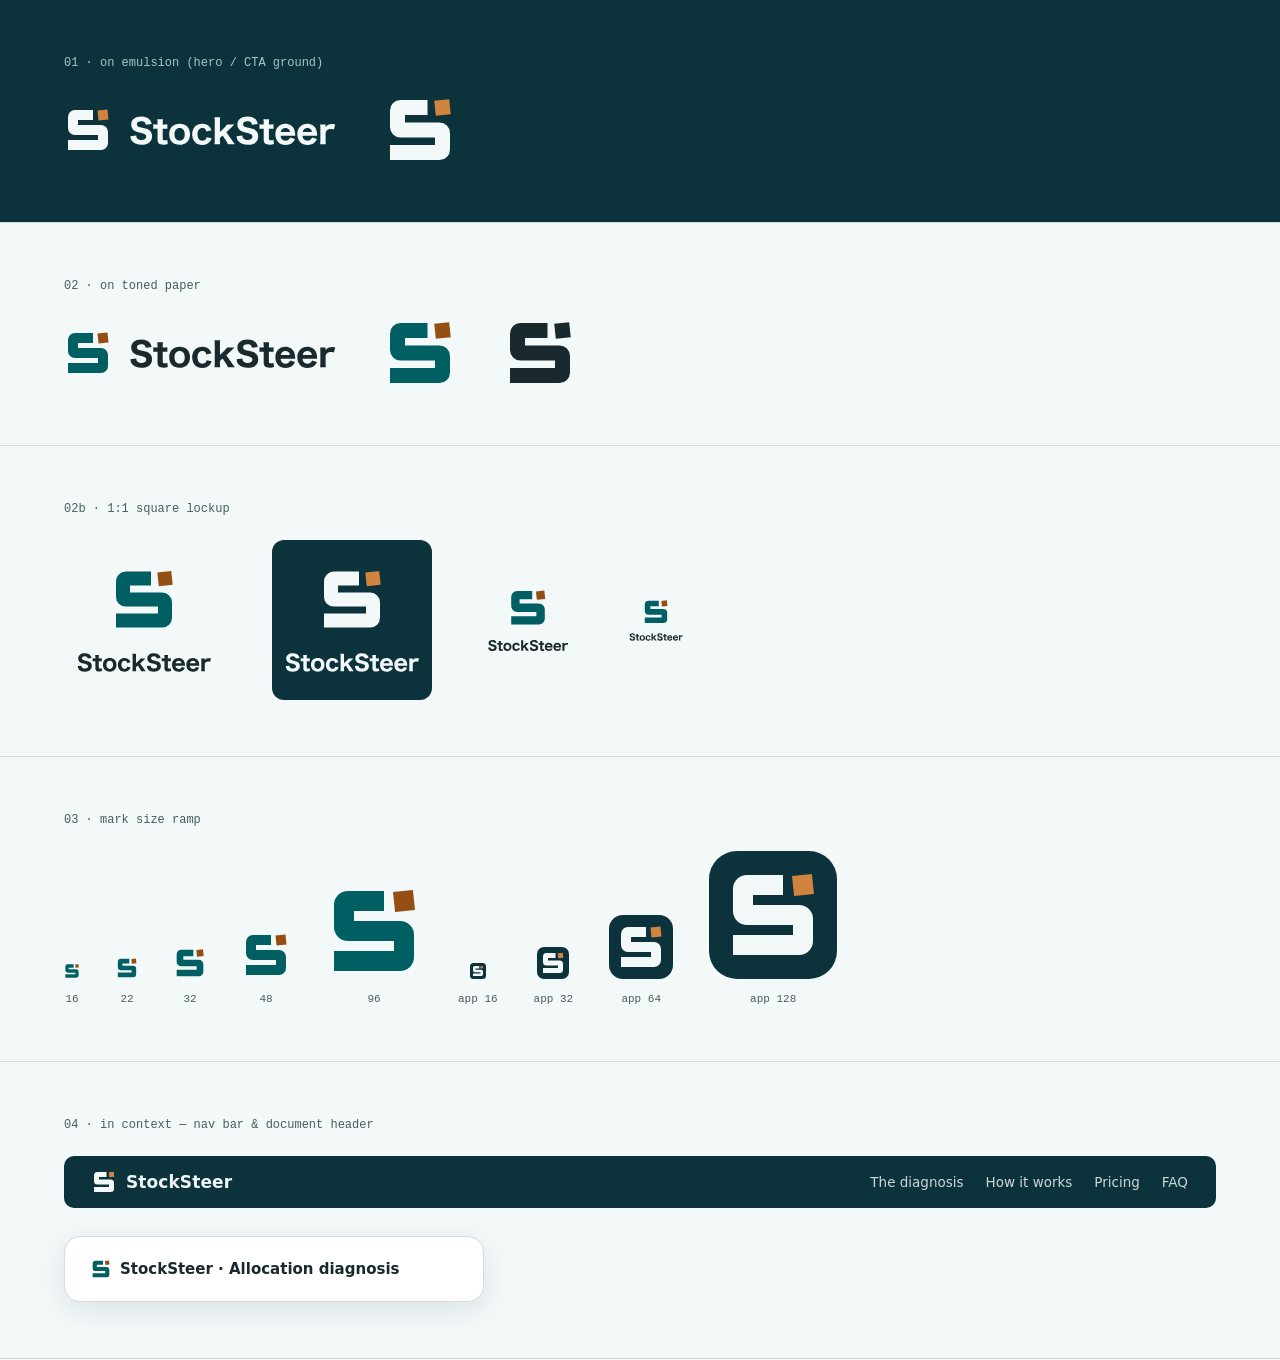
<file: brand/specimen.html>
<!doctype html>
<html lang="en">
<head>
<meta charset="utf-8">
<meta name="viewport" content="width=device-width, initial-scale=1">
<title>StockSteer — brand specimen</title>
<style>
  :root{
    --bg: oklch(0.976 0.006 200);
    --ink: oklch(0.27 0.022 220);
    --muted: oklch(0.46 0.025 215);
    --deep: oklch(0.30 0.045 215);
    --deep-ink: oklch(0.965 0.008 200);
    --line: oklch(0.885 0.012 205);
  }
  *{box-sizing:border-box}
  body{margin:0;background:var(--bg);color:var(--ink);font-family:"Zen Kaku Gothic New",system-ui,sans-serif}
  .strip{padding:56px 64px;border-bottom:1px solid var(--line)}
  .strip.dark{background:var(--deep);color:var(--deep-ink)}
  .label{font-size:12px;color:var(--muted);margin:0 0 24px;font-family:ui-monospace,monospace}
  .dark .label{color:oklch(0.80 0.03 200)}
  .row{display:flex;align-items:center;gap:48px;flex-wrap:wrap}
  .ramp{display:flex;align-items:flex-end;gap:36px}
  .ramp figure{margin:0;text-align:center}
  .ramp figcaption{font-size:11px;color:var(--muted);margin-top:10px;font-family:ui-monospace,monospace}
  .navmock{display:flex;align-items:center;justify-content:space-between;background:var(--deep);color:var(--deep-ink);padding:14px 28px;border-radius:10px}
  .navmock .wm{display:flex;align-items:center;gap:10px;font-weight:700;font-size:17px;letter-spacing:0.005em}
  .navmock nav{display:flex;gap:22px;font-size:13.5px;opacity:.85}
  .cardmock{background:white;border:1px solid var(--line);border-radius:16px;padding:22px 26px;max-width:420px;box-shadow:0 8px 28px oklch(0.3 0.04 215 / 0.10)}
  .cardmock .wm{display:flex;align-items:center;gap:9px;font-weight:700;font-size:15px;color:var(--ink)}
</style>
</head>
<body>

<section class="strip dark">
  <p class="label">01 · on emulsion (hero / CTA ground)</p>
  <div class="row">
    <img src="logo-lockup-inverse.svg" height="48" alt="">
    <img src="logo-mark-inverse.svg" width="72" height="72" alt="">
  </div>
</section>

<section class="strip">
  <p class="label">02 · on toned paper</p>
  <div class="row">
    <img src="logo-lockup.svg" height="48" alt="">
    <img src="logo-mark.svg" width="72" height="72" alt="">
    <img src="logo-mark-mono.svg" width="72" height="72" alt="">
  </div>
</section>

<section class="strip">
  <p class="label">02b · 1:1 square lockup</p>
  <div class="row">
    <img src="logo-square.svg" width="160" height="160" alt="">
    <span style="display:inline-block;background:var(--deep);padding:0;border-radius:12px"><img src="logo-square-inverse.svg" width="160" height="160" alt="" style="display:block"></span>
    <img src="logo-square.svg" width="96" height="96" alt="">
    <img src="logo-square.svg" width="64" height="64" alt="">
  </div>
</section>

<section class="strip">
  <p class="label">03 · mark size ramp</p>
  <div class="ramp">
    <figure><img src="logo-mark.svg" width="16" height="16" alt=""><figcaption>16</figcaption></figure>
    <figure><img src="logo-mark.svg" width="22" height="22" alt=""><figcaption>22</figcaption></figure>
    <figure><img src="logo-mark.svg" width="32" height="32" alt=""><figcaption>32</figcaption></figure>
    <figure><img src="logo-mark.svg" width="48" height="48" alt=""><figcaption>48</figcaption></figure>
    <figure><img src="logo-mark.svg" width="96" height="96" alt=""><figcaption>96</figcaption></figure>
    <figure><img src="logo-app.svg" width="16" height="16" alt=""><figcaption>app 16</figcaption></figure>
    <figure><img src="logo-app.svg" width="32" height="32" alt=""><figcaption>app 32</figcaption></figure>
    <figure><img src="logo-app.svg" width="64" height="64" alt=""><figcaption>app 64</figcaption></figure>
    <figure><img src="logo-app.svg" width="128" height="128" alt=""><figcaption>app 128</figcaption></figure>
  </div>
</section>

<section class="strip">
  <p class="label">04 · in context — nav bar & document header</p>
  <div style="display:grid;gap:28px">
    <div class="navmock">
      <span class="wm"><img src="logo-mark-inverse.svg" width="24" height="24" alt="">StockSteer</span>
      <nav><span>The diagnosis</span><span>How it works</span><span>Pricing</span><span>FAQ</span></nav>
    </div>
    <div class="cardmock">
      <span class="wm"><img src="logo-mark.svg" width="20" height="20" alt="">StockSteer · Allocation diagnosis</span>
    </div>
  </div>
</section>

</body>
</html>
</file>
<file: styles.css>
/* Hallmark · macrostructure: Marquee Hero (centered, product-card-below) · tone: technical modern-minimal
 * theme: studied-DNA (source: https://exa.ai/ · public reference) · studied: yes · DNA-source: url
 * paper var(--paper) + cream sections · warm charcoal panel · accent: brand teal, small footprint · amber = risk only
 * observed fonts (source): ABC Arizona + ABCDiatype + GeistMono → free stand-ins: Newsreader + Geist + Geist Mono
 * nav: N1b (logo / centered links / black CTA) · footer: Ft5 statement + legal row
 * pre-emit critique: P4 H5 E4 S4 R5 V4
 */

@import url("tokens.css");

* { box-sizing: border-box; }

html { scroll-behavior: smooth; overflow-x: clip; }

body {
  margin: 0;
  overflow-x: clip;
  background: var(--paper);
  color: var(--ink);
  font-family: var(--font-body);
  font-size: var(--text-body);
  line-height: 1.6;
  -webkit-font-smoothing: antialiased;
}

h1, h2, h3 {
  text-wrap: balance;
  overflow-wrap: anywhere;
  min-width: 0;
  line-height: 1.25;
  margin: 0 0 0.6em;
}
h1, h2 {
  font-family: var(--font-display);
  font-weight: 400;
  letter-spacing: var(--track-display);
  font-optical-sizing: auto;
}
h3 { font-weight: 600; letter-spacing: -0.01em; }

p { margin: 0 0 1em; max-width: 68ch; text-wrap: pretty; }

a { color: var(--teal); text-underline-offset: 3px; }
a:hover { color: var(--teal-hover); }

:focus-visible {
  outline: 3px solid var(--teal);
  outline-offset: 2px;
  border-radius: 4px;
}

.wrap { max-width: 1120px; margin: 0 auto; padding-inline: clamp(1.25rem, 4vw, 2.5rem); }

.mono { font-family: var(--font-mono); font-variant-numeric: tabular-nums; }

.eyebrow {
  font-size: var(--text-xs);
  font-weight: 500;
  text-transform: uppercase;
  letter-spacing: var(--track-eyebrow);
  color: var(--teal);
  margin: 0 0 0.9rem;
}

/* ---------- Nav ---------- */

.nav {
  position: sticky;
  top: 0;
  z-index: var(--z-nav);
  background: color-mix(in oklch, var(--paper) 92%, transparent);
  backdrop-filter: blur(8px);
  border-bottom: 1px solid var(--line);
}

.nav .wrap {
  display: flex;
  align-items: center;
  gap: 1.5rem;
  min-height: 64px;
}

/* Home page: logo / centered links / CTA — three-part grid */
.nav-home .wrap {
  display: grid;
  grid-template-columns: 1fr auto 1fr;
}
.nav-home .nav-links { margin: 0; justify-self: center; }
.nav-home .nav-cta { justify-self: end; }

.wordmark {
  display: inline-flex;
  align-items: center;
  gap: 0.55rem;
  font-weight: 600;
  font-size: 1.1rem;
  letter-spacing: -0.01em;
  color: var(--ink);
  text-decoration: none;
}
.wordmark:hover { color: var(--ink); }
.wordmark svg { display: block; }

.nav-links {
  display: flex;
  align-items: center;
  gap: 1.6rem;
  margin-left: auto;
  font-size: var(--text-sm);
  font-weight: 500;
}
.nav-links a { text-decoration: none; }
.nav-links a:not(.btn) { color: var(--muted); }
.nav-links a:not(.btn):hover { color: var(--ink); }

.btn .cta-short { display: none; }
@media (max-width: 920px) {
  .nav-home .btn .cta-long { display: none; }
  .nav-home .btn .cta-short { display: inline; }
}
@media (max-width: 720px) {
  .nav-links a:not(.btn) { display: none; }
  .nav-home .nav-links { display: none; }
  .nav-home .wrap { grid-template-columns: 1fr auto; gap: 1rem; }
  .nav .btn .cta-long { display: none; }
  .nav .btn .cta-short { display: inline; }
}
@media (max-width: 400px) {
  .nav .btn { font-size: 0.9rem; padding: 0.55rem 0.85rem; }
}

/* ---------- Buttons ---------- */

.btn {
  display: inline-flex;
  align-items: center;
  gap: 0.5rem;
  background: var(--btn);
  color: var(--btn-ink);
  font-weight: 500;
  font-size: 1rem;
  padding: 0.7rem 1.3rem;
  border: 0;
  border-radius: var(--radius);
  text-decoration: none;
  cursor: pointer;
  transition: background var(--dur-fast) var(--ease-out);
}
.btn:hover { background: var(--btn-hover); color: var(--btn-ink); }
.btn:active { background: var(--btn); }

/* ---------- Hero — centered marquee, specimen card below ---------- */

.hero {
  background:
    radial-gradient(90% 70% at 50% 0%, var(--tint-hero), transparent 70%),
    linear-gradient(var(--paper), var(--cream));
  padding-block: clamp(3.5rem, 8vw, 6rem) clamp(3rem, 6vw, 4.5rem);
}

.hero .wrap {
  display: flex;
  flex-direction: column;
  align-items: center;
  gap: clamp(2.5rem, 5vw, 3.5rem);
}

.hero .wrap > div:first-child {
  text-align: center;
  display: flex;
  flex-direction: column;
  align-items: center;
}

.hero h1 {
  font-size: var(--text-display);
  line-height: 1.08;
  max-width: 21ch;
  margin-bottom: 0.5em;
}

.hero .lede {
  font-size: var(--text-lede);
  line-height: 1.55;
  color: var(--muted);
  max-width: 44rem;
}
.hero .lede strong { color: var(--ink); font-weight: 600; }

.hero-cta {
  display: flex;
  align-items: center;
  gap: 1.1rem;
  flex-wrap: wrap;
  justify-content: center;
  margin-top: 1.4rem;
}

.hero-trust {
  margin-top: 1.1rem;
  font-size: var(--text-sm);
  color: var(--muted);
}

/* ---------- Diagnosis specimen — the product card under the marquee ---------- */

.specimen {
  background: var(--paper);
  color: var(--ink);
  border: 1px solid var(--line);
  border-radius: var(--radius-lg);
  box-shadow: var(--shadow-1), var(--shadow-2);
  padding: 1.4rem 1.5rem 1.2rem;
  font-size: 0.92rem;
  max-width: 37rem;
  width: 100%;
}

.specimen-head {
  display: flex;
  justify-content: space-between;
  align-items: baseline;
  gap: 1rem;
  padding-bottom: 0.8rem;
  border-bottom: 1px solid var(--line);
}
.specimen-head .title { font-weight: 600; letter-spacing: -0.01em; font-size: 1rem; }
.specimen-head .meta { font-size: 0.8rem; color: var(--muted); }

.action-card { padding: 1rem 0 0.9rem; }
.action-card + .action-card { border-top: 1px solid var(--line); }

.card-label {
  display: inline-block;
  font-family: var(--font-mono);
  font-size: 0.72rem;
  font-weight: 500;
  letter-spacing: 0.06em;
  padding: 0.18rem 0.5rem;
  border-radius: 4px;
  background: var(--teal);
  color: var(--btn-ink);
  margin-bottom: 0.5rem;
}
.card-label.risk { background: var(--amber); color: var(--btn-ink); }

.action-card h3 {
  font-size: 1.02rem;
  font-weight: 600;
  margin: 0 0 0.7rem;
  letter-spacing: -0.01em;
}
.action-card .sku { font-family: var(--font-mono); font-weight: 600; }

.cover-row {
  display: grid;
  grid-template-columns: 7.2em minmax(0, 1fr) 6.5em;
  align-items: center;
  gap: 0.7em;
  font-size: 0.85rem;
  margin-bottom: 0.45rem;
}
.cover-row .chan { color: var(--muted); }
.cover-row .days { font-family: var(--font-mono); text-align: right; }

.bar {
  height: 8px;
  border-radius: 4px;
  background: var(--cream-2);
  overflow: hidden;
}
.bar i {
  display: block;
  height: 100%;
  border-radius: 4px;
  background: var(--teal);
  transform-origin: left center;
}
.bar i.low { background: var(--amber); }

.loaded .bar i { animation: grow 700ms var(--ease-out) backwards; animation-delay: 350ms; }
.loaded .cover-row:nth-child(3) .bar i { animation-delay: 470ms; }

@keyframes grow {
  from { transform: scaleX(0); }
  to { transform: scaleX(1); }
}

/* Signature entrance — plays once, only when the page loads visible */
@keyframes rise {
  from { opacity: 0; transform: translateY(14px); }
  to { opacity: 1; transform: none; }
}
.loaded .hero h1 { animation: rise 650ms var(--ease-out) backwards; }
.loaded .hero .lede { animation: rise 650ms var(--ease-out) 90ms backwards; }
.loaded .hero-cta { animation: rise 650ms var(--ease-out) 170ms backwards; }
.loaded .hero-trust { animation: rise 650ms var(--ease-out) 240ms backwards; }
.loaded .specimen { animation: rise 750ms var(--ease-out) 220ms backwards; }

.why {
  margin-top: 0.7rem;
  background: var(--cream);
  border: 1px solid var(--line);
  border-radius: var(--radius);
  font-size: 0.83rem;
}
.why summary {
  cursor: pointer;
  padding: 0.55rem 0.8rem;
  font-weight: 600;
  color: var(--teal-hover);
  list-style: none;
}
.why summary::before { content: "▸ "; }
.why[open] summary::before { content: "▾ "; }
.why .math {
  padding: 0 0.8rem 0.7rem;
  font-family: var(--font-mono);
  font-size: 0.8rem;
  line-height: 1.7;
  color: var(--muted);
}
.why .math b { color: var(--ink); font-weight: 600; }

.risk-note { font-size: 0.85rem; color: var(--muted); margin: 0; }
.risk-note b { color: var(--amber); font-weight: 700; }

.specimen-foot {
  margin-top: 0.4rem;
  padding-top: 0.75rem;
  border-top: 1px solid var(--line);
  font-family: var(--font-mono);
  font-size: 0.76rem;
  color: var(--muted);
  display: flex;
  gap: 1.2em;
  flex-wrap: wrap;
}

/* ---------- Sections ---------- */

section { padding-block: var(--space-section); }
section[id] { scroll-margin-top: 72px; }

.section-title {
  font-size: var(--text-h2);
  max-width: 26ch;
}
.section-intro { color: var(--muted); font-size: var(--text-lede); max-width: 56ch; }

/* Alternating cream band — exa-style section rhythm */
.band-cream { background: var(--cream); }

/* What's in the diagnosis — definition rows */

.contents-list { margin-top: 2.5rem; border-top: 1px solid var(--line); }

.content-row {
  display: grid;
  grid-template-columns: minmax(14rem, 0.9fr) 1.6fr;
  gap: clamp(1rem, 4vw, 4rem);
  padding-block: 1.9rem;
  border-bottom: 1px solid var(--line);
}
@media (max-width: 720px) { .content-row { grid-template-columns: 1fr; gap: 0.4rem; } }

.content-row h3 {
  font-size: var(--text-h3);
  margin: 0;
}
.content-row p { margin: 0; color: var(--muted); }
.content-row .example {
  display: block;
  margin-top: 0.7rem;
  font-family: var(--font-mono);
  font-size: 0.84rem;
  color: var(--chip-teal-ink);
  background: var(--chip-teal-bg);
  border-radius: var(--radius);
  padding: 0.6rem 0.9rem;
  width: fit-content;
  max-width: 100%;
}
.content-row .example-risk {
  color: var(--chip-amber-ink);
  background: var(--chip-amber-bg);
}

.price-tag {
  display: inline-block;
  font-family: var(--font-mono);
  font-size: 0.78rem;
  font-weight: 500;
  color: var(--chip-teal-ink);
  background: var(--chip-teal-bg);
  border-radius: 4px;
  padding: 0.2rem 0.55rem;
  margin-left: 0.6rem;
  vertical-align: middle;
  white-space: nowrap;
}
.price-tag.price-free { color: var(--chip-green-ink); background: var(--chip-green-bg); }
.price-tag.price-launch { color: var(--chip-sky-ink); background: var(--chip-sky-bg); }
.price-tag.price-paid { color: var(--chip-amber-ink); background: var(--chip-amber-bg); }

/* How it works — the one numbered sequence */

.steps { margin-top: 2.5rem; display: grid; gap: 0; }

.step {
  display: grid;
  grid-template-columns: 4.5rem minmax(0, 1fr);
  gap: clamp(1rem, 3vw, 2.5rem);
  padding-block: 1.8rem;
  border-top: 1px solid var(--line);
}
.step:last-child { border-bottom: 1px solid var(--line); }

.step-num {
  font-family: var(--font-mono);
  font-size: 1.6rem;
  font-weight: 500;
  color: var(--teal);
  line-height: 1;
  padding-top: 0.25rem;
}

.step h3 { font-size: var(--text-h3); margin: 0 0 0.4rem; }
.step p { margin: 0; color: var(--muted); }
.step p + p { margin-top: 0.6rem; }
.step .fine { font-size: 0.9rem; }
.step .fine b { color: var(--ink); font-weight: 600; }

/* Argument — the warm charcoal panel */

.argument { background: var(--dark); color: var(--dark-ink); }
.argument .wrap { max-width: 860px; }
.argument .eyebrow { color: var(--teal-on-dark); }
.argument .section-title { color: var(--dark-ink); }
.argument p { font-size: var(--text-lede); line-height: 1.6; max-width: 60ch; color: var(--dark-muted); }
.argument p b { color: var(--dark-ink); font-weight: 600; }
.argument .kicker-line {
  font-family: var(--font-display);
  font-weight: 400;
  letter-spacing: var(--track-display);
  font-size: var(--text-kicker);
  margin-top: 2rem;
  max-width: 30ch;
  line-height: 1.25;
  color: var(--teal-on-dark);
}
.argument :focus-visible { outline-color: var(--teal-on-dark); }

/* Promise strip */

.promises { padding-block: calc(var(--space-section) * 0.7); }
.promise-strip {
  display: flex;
  flex-wrap: wrap;
  border-block: 1px solid var(--line);
}
.promise {
  flex: 1 1 220px;
  padding: 1.6rem 1.5rem;
  border-inline-start: 1px solid var(--line);
}
.promise:first-child { border-inline-start: 0; }
@media (max-width: 720px) {
  .promise { border-inline-start: 0; border-top: 1px solid var(--line); }
  .promise:first-child { border-top: 0; }
}
.promise h3 { font-size: 1rem; margin: 0 0 0.3rem; }
.promise p { font-size: 0.92rem; color: var(--muted); margin: 0; }
.promise a { color: var(--teal-hover); }

/* ---------- CTA / form — cream band ---------- */

.cta { background: var(--cream); }
.cta .wrap {
  display: grid;
  grid-template-columns: 1fr 1fr;
  gap: clamp(2rem, 5vw, 5rem);
}
@media (max-width: 880px) { .cta .wrap { grid-template-columns: 1fr; } }

.cta h2 { font-size: var(--text-h2); }
.cta .alt-channel { font-size: var(--text-sm); color: var(--muted); }
.cta .alt-channel a { color: var(--teal-hover); }

.form {
  background: var(--paper);
  color: var(--ink);
  border: 1px solid var(--line);
  border-radius: var(--radius-lg);
  box-shadow: var(--shadow-1), var(--shadow-2);
  padding: 1.8rem;
  display: grid;
  gap: 1.1rem;
  align-self: start;
}

.field { display: grid; gap: 0.35rem; }
.field label { font-weight: 500; font-size: var(--text-sm); }
.field .hint { font-size: 0.83rem; color: var(--muted); }

.field input[type="email"],
.field input[type="text"],
.field select {
  font: inherit;
  padding: 0.6rem 0.75rem;
  border: 1px solid var(--line);
  border-radius: var(--radius);
  background: var(--paper);
  color: var(--ink);
  width: 100%;
}
.field input:focus-visible, .field select:focus-visible {
  outline: 3px solid var(--teal);
  outline-offset: 1px;
  border-color: var(--teal);
}

.file-drop {
  border: 1px dashed var(--line-dashed);
  border-radius: var(--radius);
  padding: 1rem;
  text-align: center;
  font-size: var(--text-sm);
  color: var(--muted);
  cursor: pointer;
  transition: border-color var(--dur-fast) var(--ease-out), background var(--dur-fast) var(--ease-out);
}
.file-drop:hover, .file-drop.drag { border-color: var(--teal); background: var(--cream); }
.file-drop input { position: absolute; width: 1px; height: 1px; opacity: 0; }
.file-drop .picked { color: var(--ink); font-weight: 600; font-family: var(--font-mono); font-size: 0.86rem; }

.consent { display: flex; gap: 0.6rem; align-items: flex-start; font-size: 0.87rem; color: var(--muted); }
.consent input { margin-top: 0.25rem; width: 1.05rem; height: 1.05rem; accent-color: var(--teal); flex: none; }

.form .btn { justify-content: center; font-size: 1.05rem; padding-block: 0.85rem; }
.form .btn .cta-short { display: none; }
@media (max-width: 540px) {
  .form .btn .cta-long { display: none; }
  .form .btn .cta-short { display: inline; }
  .hero-cta .btn, .foot-statement .btn { font-size: 0.95rem; }
}

.form-note { font-size: 0.83rem; color: var(--muted); margin: 0; text-align: center; }

.form-status {
  border-radius: var(--radius);
  padding: 0.8rem 1rem;
  font-size: 0.92rem;
  display: none;
}
.form.sent > :not(.form-status) { display: none; }
.form-status.ok { display: block; background: var(--cream-2); color: var(--ink); }
.form-status.err { display: block; background: var(--amber-soft); color: var(--amber-deep); }

/* ---------- FAQ ---------- */

.faq .wrap { max-width: 860px; }
.faq-item { border-bottom: 1px solid var(--line); }
.faq-item:first-of-type { border-top: 1px solid var(--line); margin-top: 2rem; }
.faq-item summary {
  cursor: pointer;
  padding: 1.1rem 0;
  font-weight: 500;
  font-size: 1.05rem;
  list-style: none;
  display: flex;
  justify-content: space-between;
  gap: 1rem;
  align-items: baseline;
}
.faq-item summary::-webkit-details-marker { display: none; }
.faq-item summary::after { content: "+"; font-family: var(--font-mono); color: var(--teal); flex: none; }
.faq-item[open] summary::after { content: "−"; }
.faq-item .answer { padding: 0 0 1.2rem; color: var(--muted); max-width: 62ch; }
.faq-item .answer p { margin: 0 0 0.6em; }

/* ---------- Footer — statement + legal row ---------- */

footer {
  border-top: 1px solid var(--line);
  font-size: 0.9rem;
  color: var(--muted);
}

.foot-statement {
  padding-block: clamp(3.5rem, 8vw, 6rem);
  display: flex;
  flex-direction: column;
  align-items: flex-start;
  gap: 1.6rem;
  border-bottom: 1px solid var(--line);
}
.foot-line {
  font-family: var(--font-display);
  font-weight: 400;
  letter-spacing: var(--track-display);
  font-size: var(--text-kicker);
  line-height: 1.2;
  color: var(--ink);
  margin: 0;
  max-width: 24ch;
}

.foot-meta {
  display: flex;
  flex-wrap: wrap;
  gap: 1rem 2rem;
  align-items: center;
  justify-content: space-between;
  padding-block: 2.2rem;
}
/* Legal pages keep the old flat footer markup — same layout, no statement */
footer > .wrap:not(:has(.foot-meta)) {
  display: flex;
  flex-wrap: wrap;
  gap: 1rem 2rem;
  align-items: center;
  justify-content: space-between;
  padding-block: 2.2rem;
}
footer nav { display: flex; gap: 1.4rem; flex-wrap: wrap; }
footer a { color: var(--muted); }
footer a:hover { color: var(--ink); }
@media (max-width: 540px) {
  footer nav a[href^="mailto"] { font-size: 0.8rem; }
}
footer .legal-note { flex-basis: 100%; font-size: 0.8rem; margin: 0; }

/* ---------- Legal pages ---------- */

.legal-main { padding-block: clamp(3rem, 7vw, 5rem); }
.legal-main .wrap { max-width: 760px; }
.legal-main h1 { font-size: clamp(2rem, 4vw, 2.8rem); line-height: 1.1; }
.legal-main .updated { font-family: var(--font-mono); font-size: 0.85rem; color: var(--muted); margin-bottom: 2.5rem; }
.legal-main h2 { font-size: 1.5rem; margin-top: 2.2em; }
.legal-main h3 { font-size: 1.05rem; margin-top: 1.6em; }
.legal-main p, .legal-main li { color: var(--ink); max-width: 68ch; }
.legal-main ul { padding-left: 1.2rem; }
.legal-main li { margin-bottom: 0.4em; }

/* ---------- Reveal motion ----------
   Content is visible by default. JS adds .pre only to below-fold elements
   while the page is actually visible; anything else never gets hidden. */

.reveal.pre { opacity: 0; transform: translateY(12px); }
.reveal.in {
  opacity: 1;
  transform: none;
  transition: opacity var(--dur-reveal) var(--ease-out), transform var(--dur-reveal) var(--ease-out);
}

@media (prefers-reduced-motion: reduce) {
  html { scroll-behavior: auto; }
  .reveal.pre { opacity: 1; transform: none; }
  .loaded .bar i { animation: none; }
  * { transition-duration: 0.01ms !important; animation-duration: 0.01ms !important; }
}
</file>
